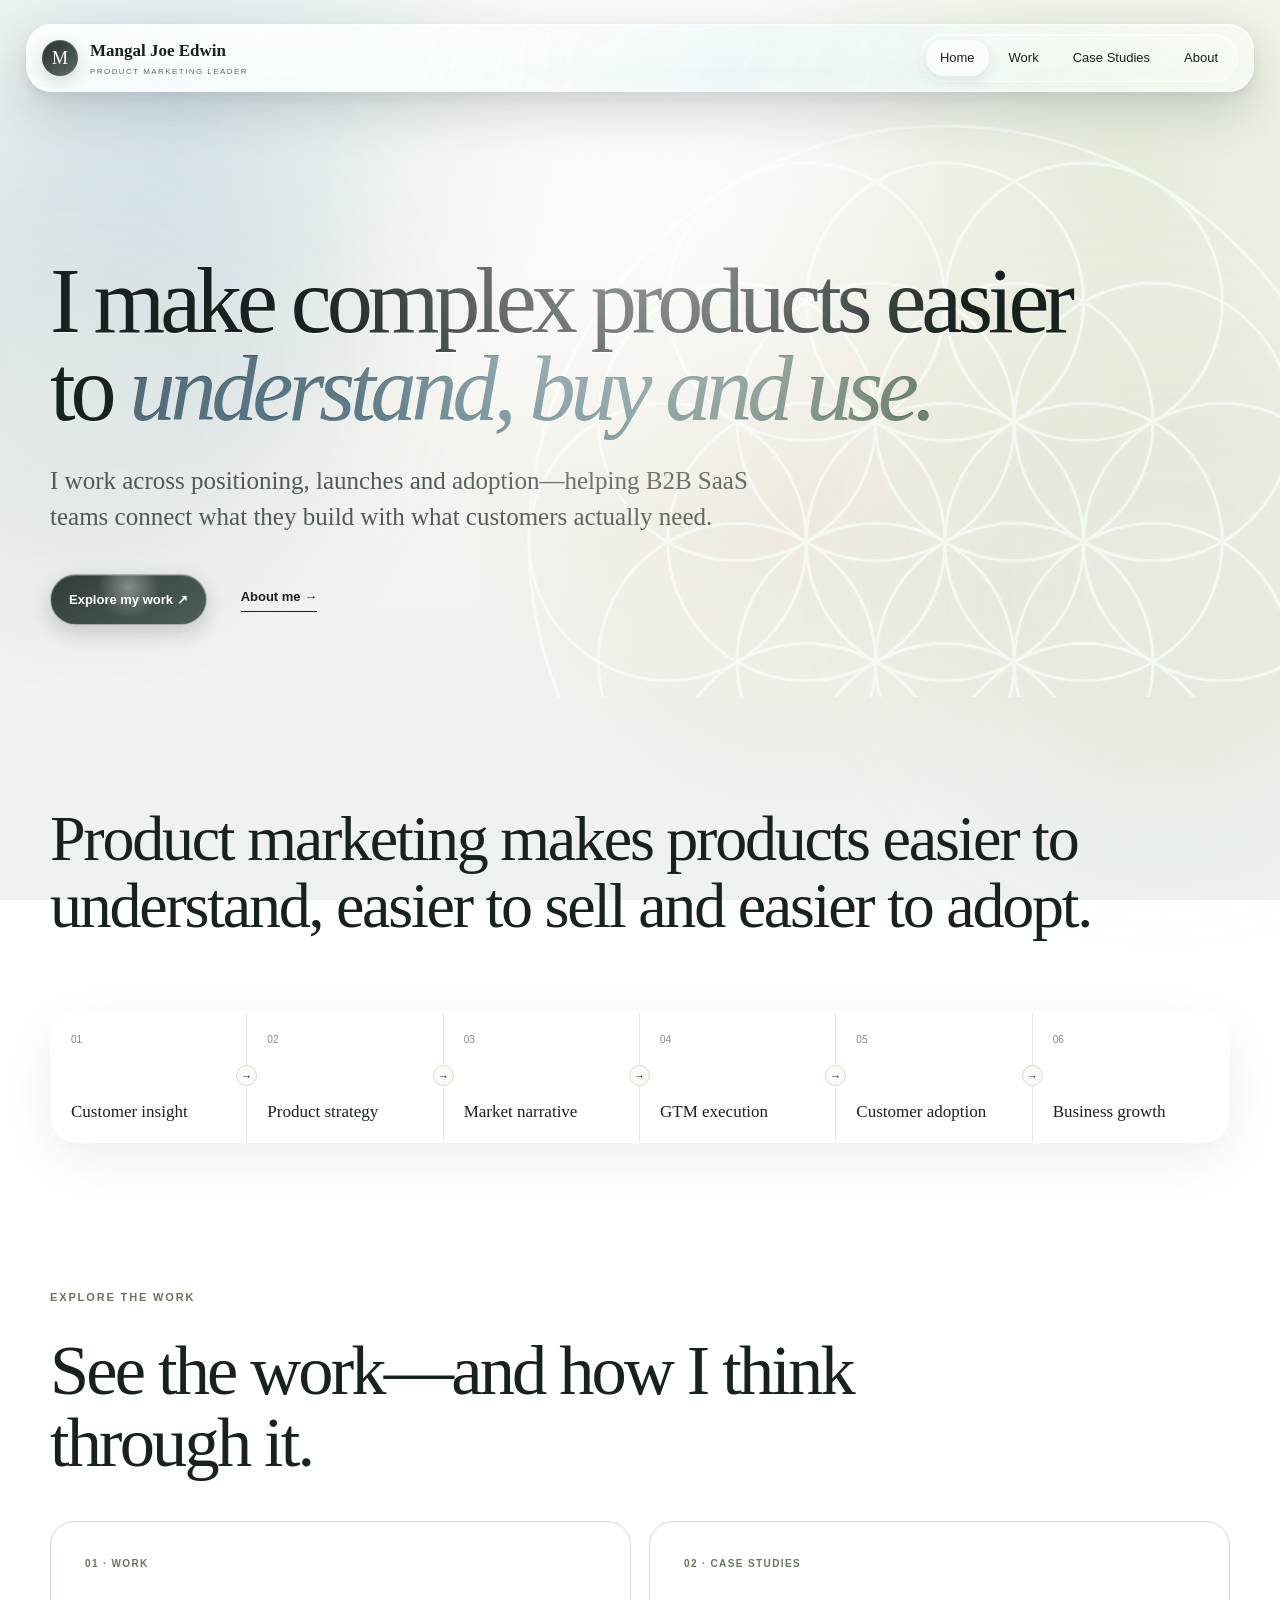
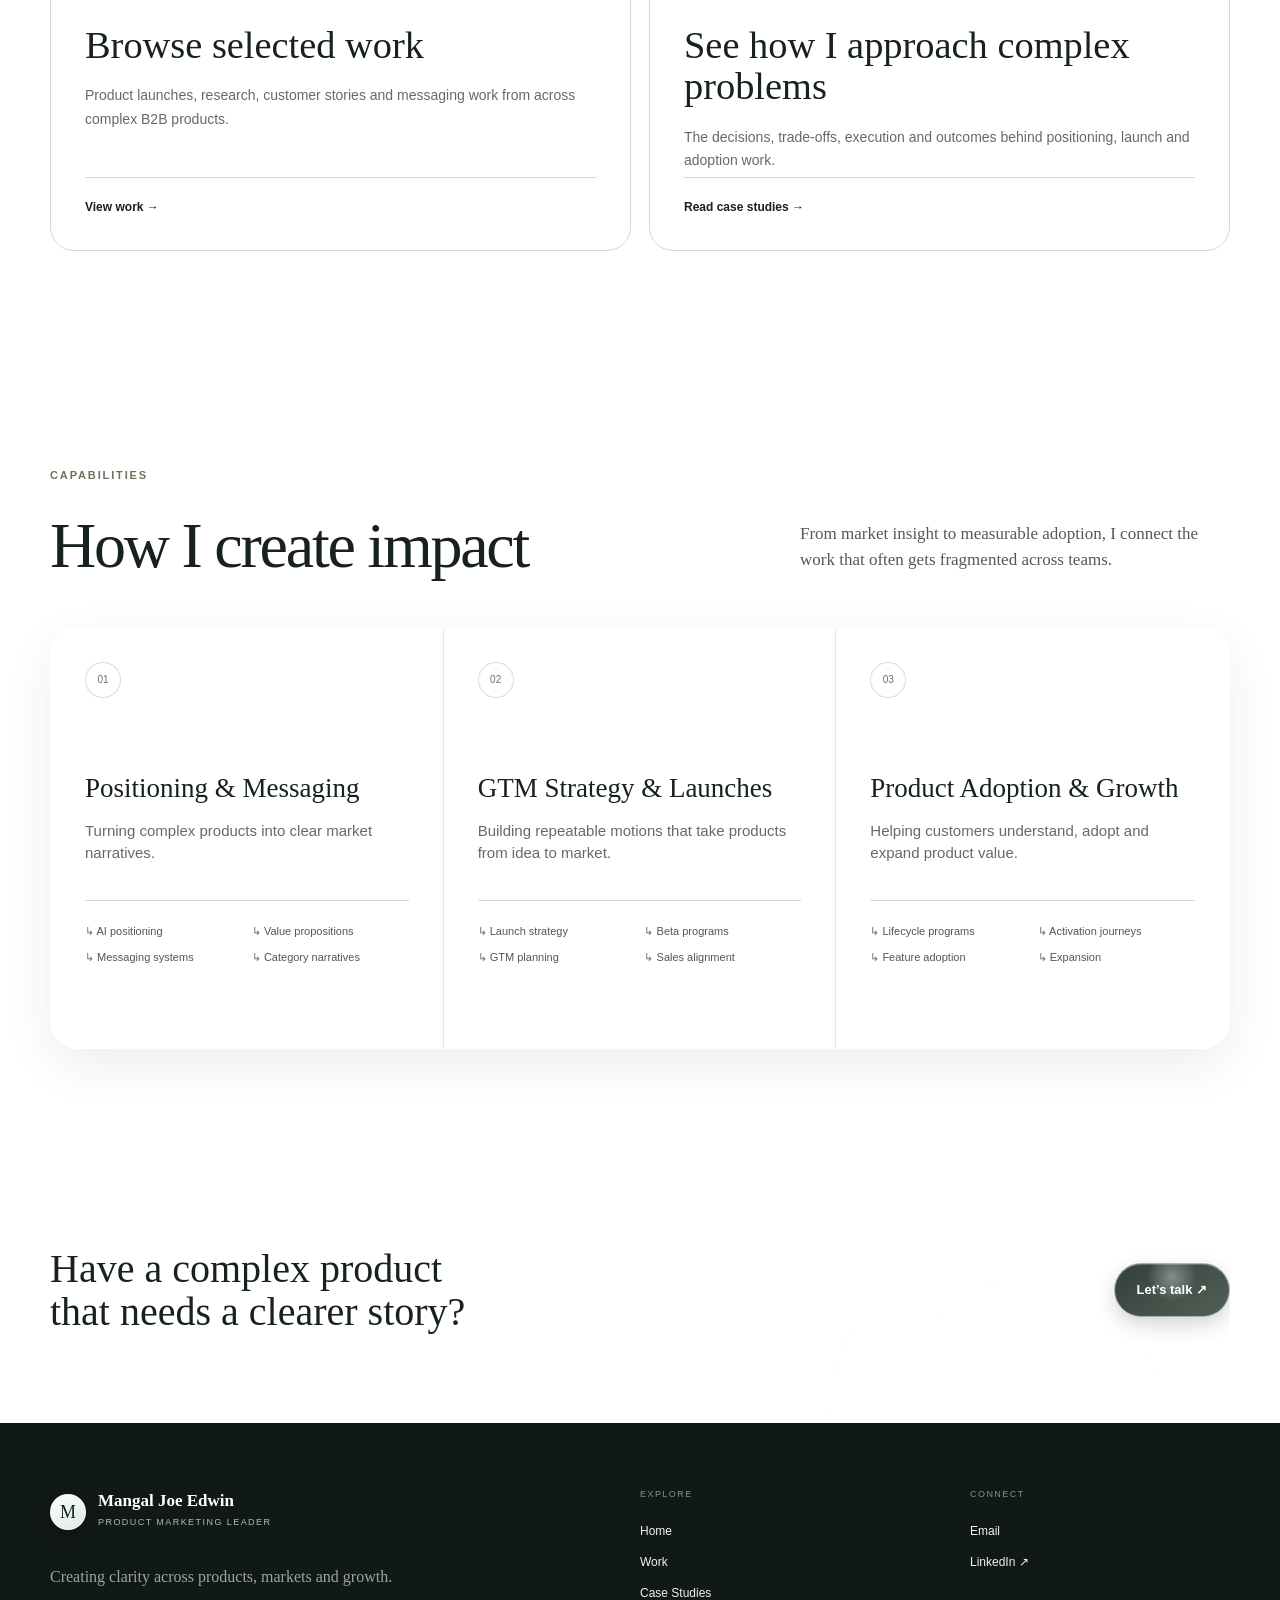
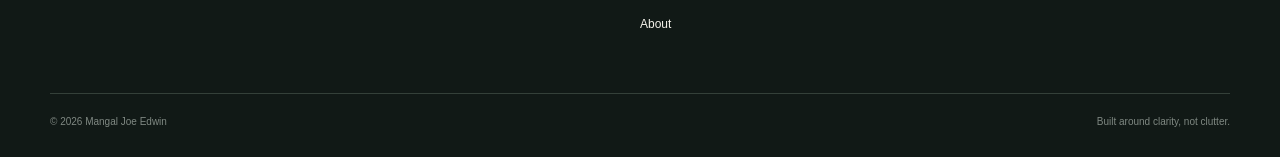
<file: index.html>
<!doctype html><html lang="en"><head><meta charset="utf-8"><meta name="viewport" content="width=device-width,initial-scale=1"><title>Mangal Joe Edwin | Product Marketing Leader</title><meta name="description" content="Product marketing leader for complex B2B SaaS and AI products."><link rel="icon" href="favicon.ico" sizes="any"><link rel="icon" type="image/png" sizes="32x32" href="favicon-32x32.png"><link rel="icon" type="image/png" sizes="16x16" href="favicon-16x16.png"><link rel="stylesheet" href="assets/css/styles.css"><link rel="stylesheet" href="assets/css/liquid-glass.css?v=20260903-3"><link rel="stylesheet" href="assets/css/liquid-glass-refraction.css?v=20260903-3"><link rel="stylesheet" href="assets/css/sacred-geometry.css?v=20260903-8"><script defer src="assets/js/components.js?v=20261119-1"></script><script defer src="assets/js/site.js"></script><script defer src="assets/js/liquid-glass.js?v=20260903-2"></script></head><body><div data-header></div><main>
<section class="hero"><div class="hero-flower-wrap" aria-hidden="true"><svg class="hero-flower" viewBox="0 0 600 600"><g class="flower-rest"><circle cx="300" cy="300" r="80"/><circle cx="380" cy="300" r="80"/><circle cx="340" cy="369.282" r="80"/><circle cx="260" cy="369.282" r="80"/><circle cx="220" cy="300" r="80"/><circle cx="260" cy="230.718" r="80"/><circle cx="340" cy="230.718" r="80"/><circle cx="460" cy="300" r="80"/><circle cx="420" cy="369.282" r="80"/><circle cx="380" cy="438.564" r="80"/><circle cx="300" cy="438.564" r="80"/><circle cx="220" cy="438.564" r="80"/><circle cx="180" cy="369.282" r="80"/><circle cx="140" cy="300" r="80"/><circle cx="180" cy="230.718" r="80"/><circle cx="220" cy="161.436" r="80"/><circle cx="300" cy="161.436" r="80"/><circle cx="380" cy="161.436" r="80"/><circle cx="420" cy="230.718" r="80"/><circle cx="300" cy="300" r="240"/></g><g class="flower-lit"><circle cx="300" cy="300" r="80"/><circle cx="380" cy="300" r="80"/><circle cx="340" cy="369.282" r="80"/><circle cx="260" cy="369.282" r="80"/><circle cx="220" cy="300" r="80"/><circle cx="260" cy="230.718" r="80"/><circle cx="340" cy="230.718" r="80"/><circle cx="460" cy="300" r="80"/><circle cx="420" cy="369.282" r="80"/><circle cx="380" cy="438.564" r="80"/><circle cx="300" cy="438.564" r="80"/><circle cx="220" cy="438.564" r="80"/><circle cx="180" cy="369.282" r="80"/><circle cx="220" cy="161.436" r="80"/><circle cx="300" cy="161.436" r="80"/><circle cx="380" cy="161.436" r="80"/><circle cx="420" cy="230.718" r="80"/><circle cx="300" cy="300" r="240"/></g></svg></div><div class="wrap fade-up"><h1>I make complex products easier to <em>understand, buy and use.</em></h1><p class="hero-copy">I work across positioning, launches and adoption—helping B2B SaaS teams connect what they build with what customers actually need.</p><div class="hero-actions"><a class="button button-dark glass-surface" href="work.html">Explore my work ↗</a><a class="text-link" href="about.html">About me →</a></div></div></section>
<section class="section belief"><div class="wrap"><div class="belief-grid belief-grid-wide"><h2>Product marketing makes products easier to understand, easier to sell and easier to adopt.</h2></div><div class="clarity-flow" aria-label="Product marketing value chain"><div class="flow-step"><span>01</span><b>Customer insight</b><i>→</i></div><div class="flow-step"><span>02</span><b>Product strategy</b><i>→</i></div><div class="flow-step"><span>03</span><b>Market narrative</b><i>→</i></div><div class="flow-step"><span>04</span><b>GTM execution</b><i>→</i></div><div class="flow-step"><span>05</span><b>Customer adoption</b><i>→</i></div><div class="flow-step"><span>06</span><b>Business growth</b></div></div></div></section>
<section class="section explore-paths"><div class="wrap"><div class="explore-paths-intro"><div class="section-kicker">EXPLORE THE WORK</div><h2>See the work—and how I think through it.</h2></div><div class="explore-paths-grid"><a class="explore-path glass-surface" href="work.html"><span>01 · WORK</span><h3>Browse selected work</h3><p>Product launches, research, customer stories and messaging work from across complex B2B products.</p><b>View work →</b></a><a class="explore-path glass-surface" href="case-studies.html"><span>02 · CASE STUDIES</span><h3>See how I approach complex problems</h3><p>The decisions, trade-offs, execution and outcomes behind positioning, launch and adoption work.</p><b>Read case studies →</b></a></div></div></section><section class="section"><div class="wrap"><div class="section-head"><div><div class="section-kicker">CAPABILITIES</div><h2>How I create impact</h2></div><p>From market insight to measurable adoption, I connect the work that often gets fragmented across teams.</p></div><div class="capability-grid"><article class="capability-card"><span class="card-number">01</span><h3>Positioning &amp; Messaging</h3><p>Turning complex products into clear market narratives.</p><ul><li>AI positioning</li><li>Value propositions</li><li>Messaging systems</li><li>Category narratives</li></ul></article><article class="capability-card"><span class="card-number">02</span><h3>GTM Strategy &amp; Launches</h3><p>Building repeatable motions that take products from idea to market.</p><ul><li>Launch strategy</li><li>Beta programs</li><li>GTM planning</li><li>Sales alignment</li></ul></article><article class="capability-card"><span class="card-number">03</span><h3>Product Adoption &amp; Growth</h3><p>Helping customers understand, adopt and expand product value.</p><ul><li>Lifecycle programs</li><li>Activation journeys</li><li>Feature adoption</li><li>Expansion</li></ul></article></div></div></section><div class="wrap closing"><p>Have a complex product<br>that needs a clearer story?</p><a class="button button-dark glass-surface" href="mailto:mangal.joe.edwin@gmail.com">Let’s talk ↗</a></div></main><div data-footer></div></body></html>
</file>
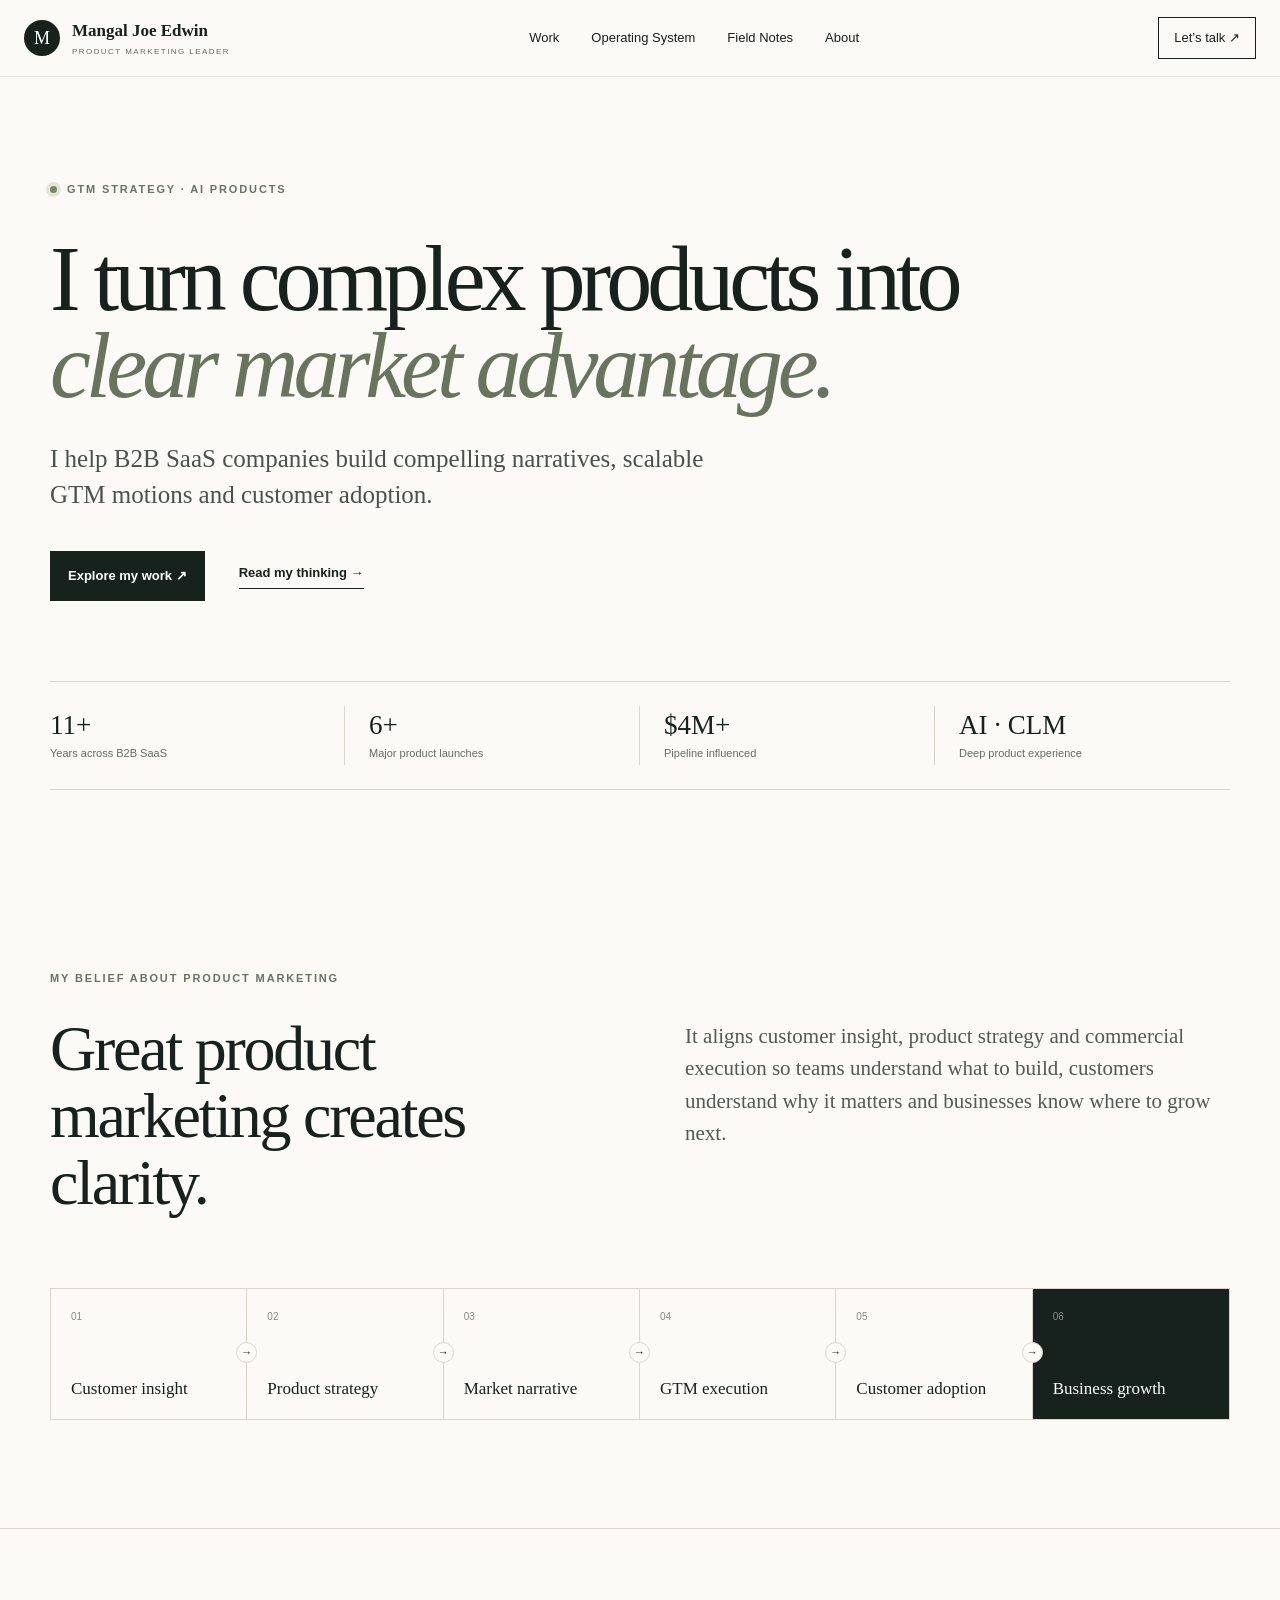
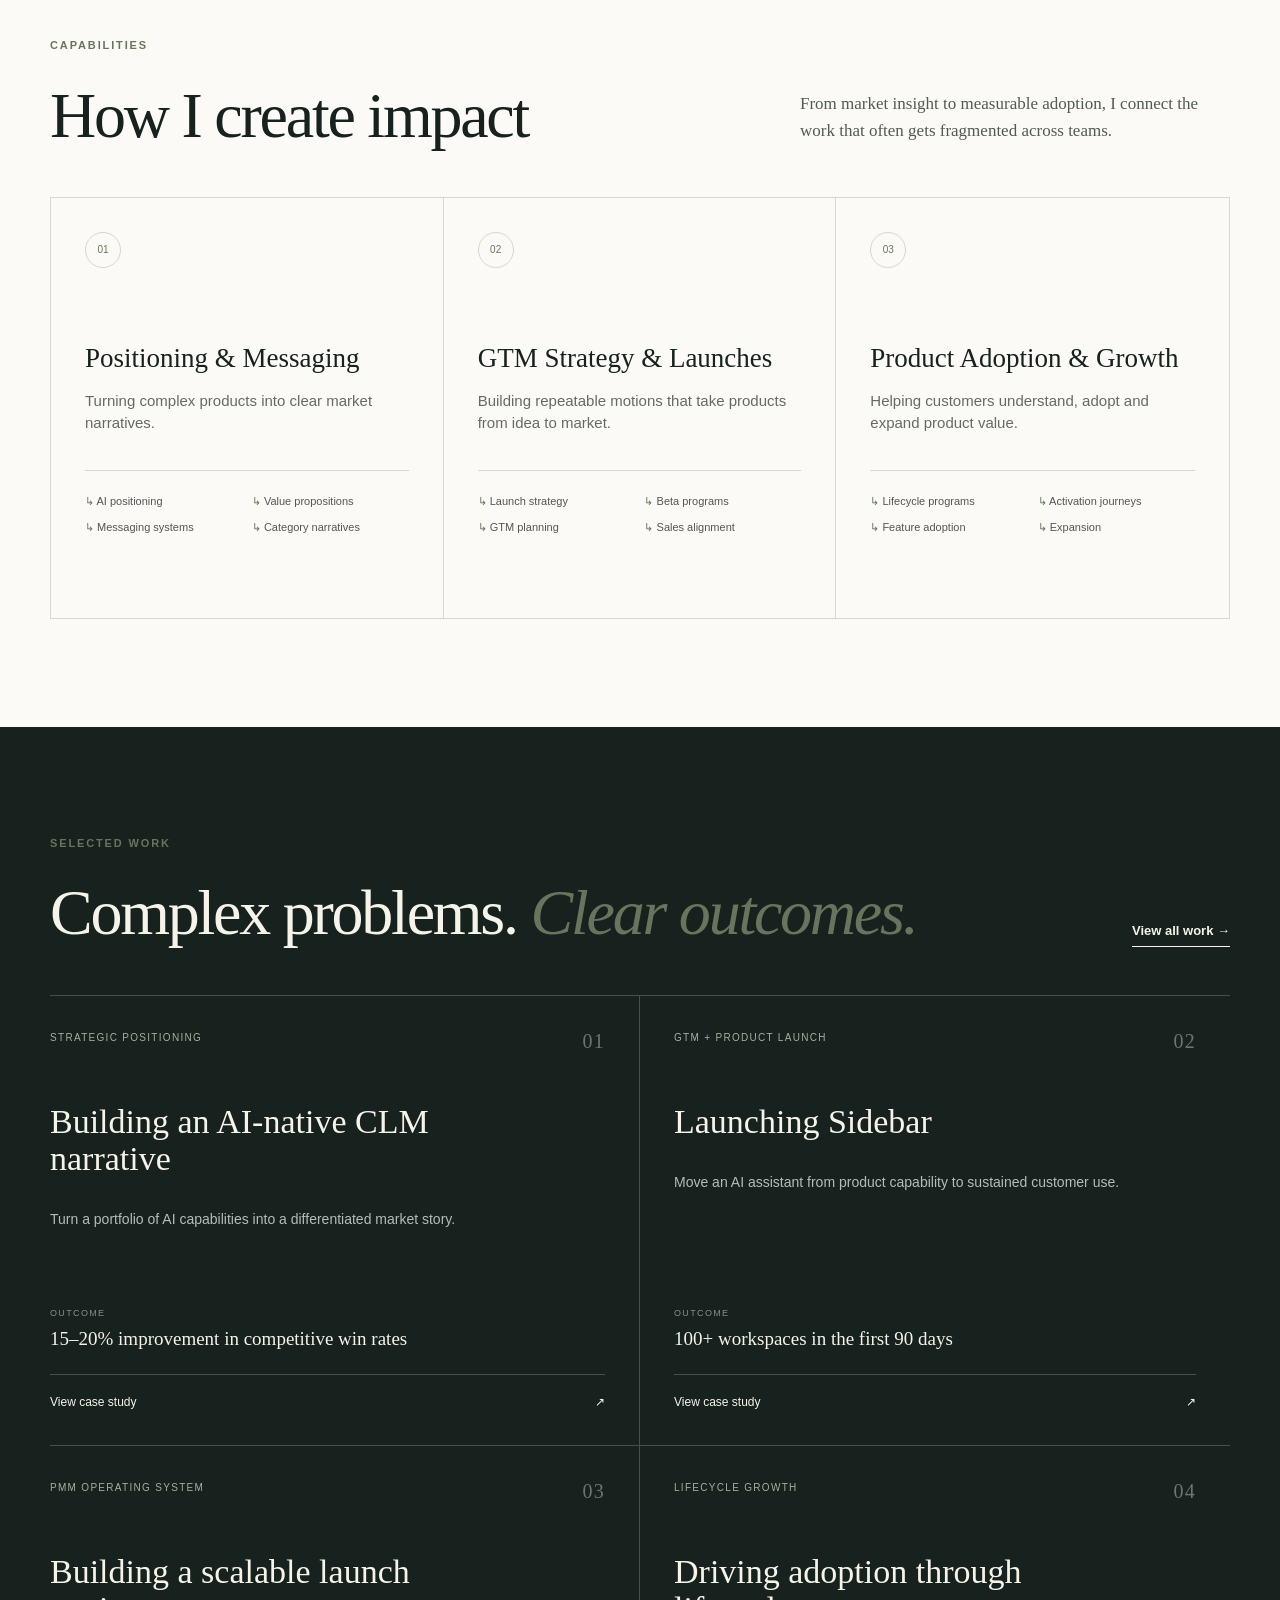
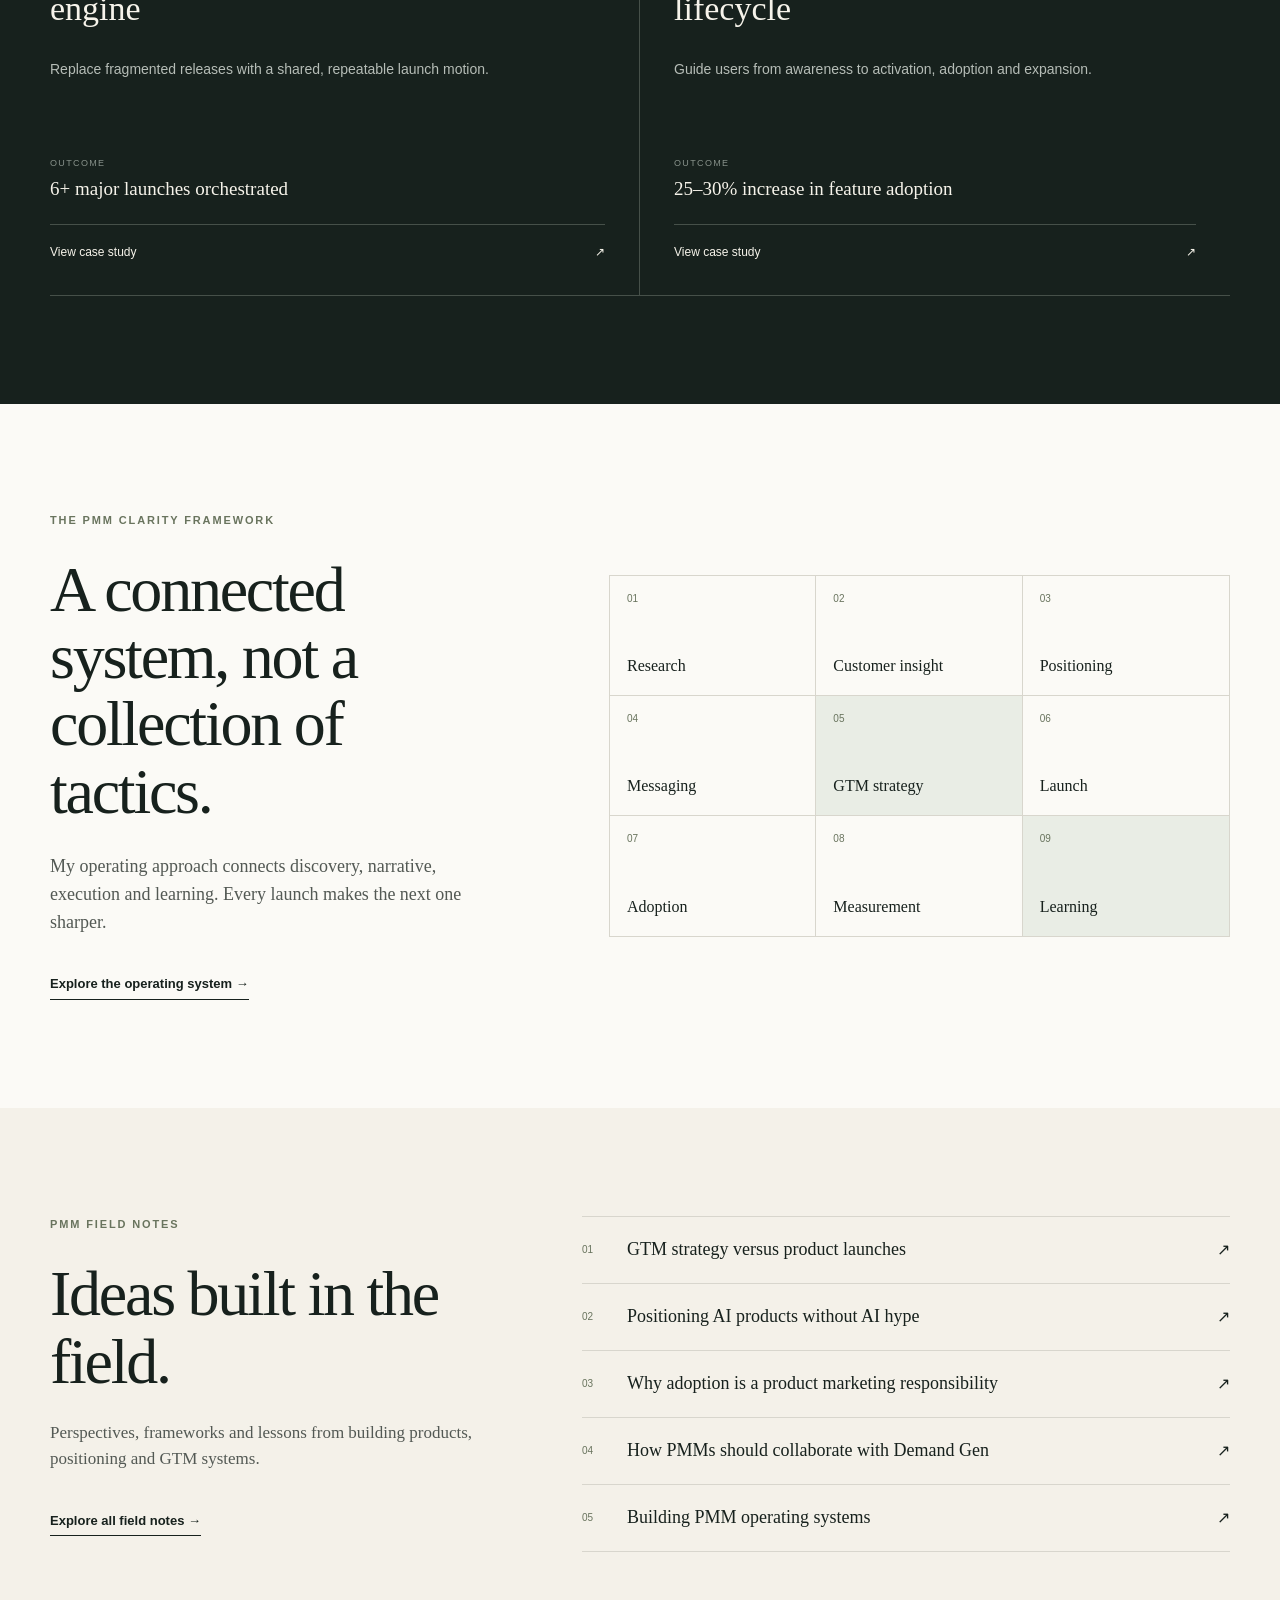
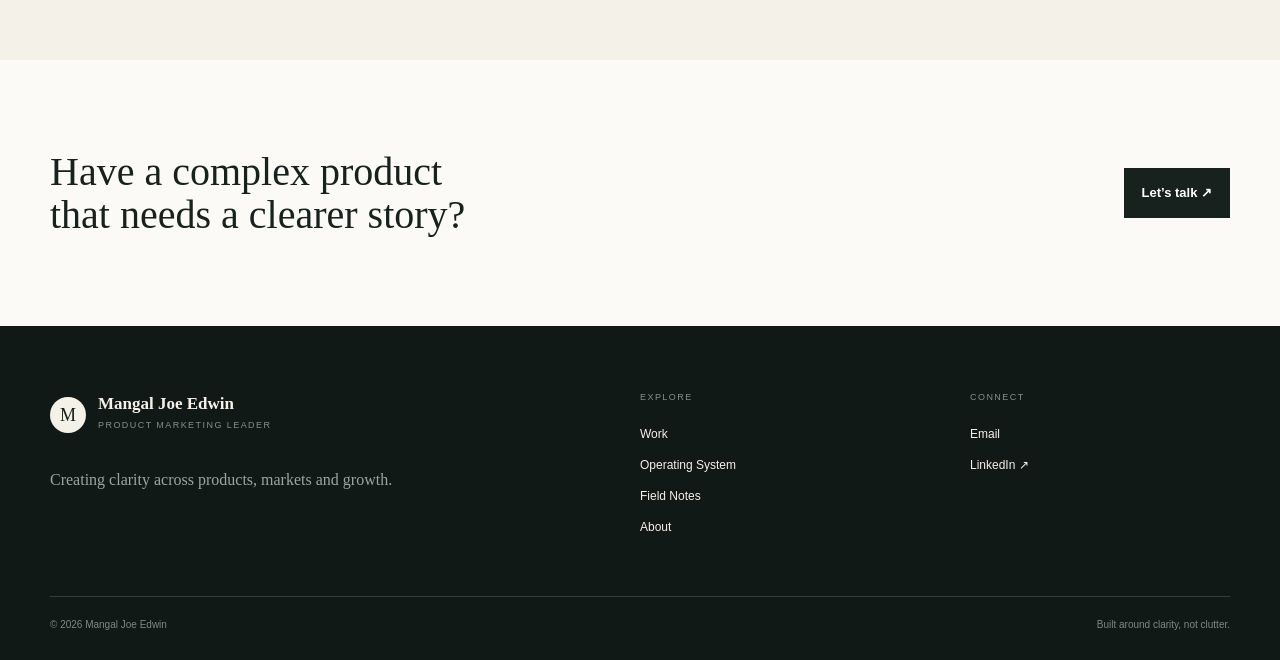
<file: outputs/mangal-portfolio-github/index.html>
<!doctype html><html lang="en"><head><meta charset="utf-8"><meta name="viewport" content="width=device-width,initial-scale=1"><title>Mangal Joe Edwin | Product Marketing Leader</title><meta name="description" content="Product marketing leader for complex B2B SaaS and AI products."><link rel="stylesheet" href="assets/css/styles.css"><script defer src="assets/js/components.js"></script><script defer src="assets/js/site.js"></script></head><body><div data-header></div><main>
<section class="hero"><div class="wrap fade-up"><div class="eyebrow"><i class="status-dot"></i>GTM Strategy · AI Products</div><h1>I turn complex products into <em>clear market advantage.</em></h1><p class="hero-copy">I help B2B SaaS companies build compelling narratives, scalable GTM motions and customer adoption.</p><div class="hero-actions"><a class="button button-dark" href="work.html">Explore my work ↗</a><a class="text-link" href="writing.html">Read my thinking →</a></div><div class="hero-proof" aria-label="Experience summary"><div><strong>11+</strong><span>Years across B2B SaaS</span></div><div><strong>6+</strong><span>Major product launches</span></div><div><strong>$4M+</strong><span>Pipeline influenced</span></div><div><strong>AI · CLM</strong><span>Deep product experience</span></div></div></div></section>
<section class="section belief"><div class="wrap"><div class="section-kicker">MY BELIEF ABOUT PRODUCT MARKETING</div><div class="belief-grid"><h2>Great product marketing creates clarity.</h2><p>It aligns customer insight, product strategy and commercial execution so teams understand what to build, customers understand why it matters and businesses know where to grow next.</p></div><div class="clarity-flow" aria-label="Product marketing value chain"><div class="flow-step"><span>01</span><b>Customer insight</b><i>→</i></div><div class="flow-step"><span>02</span><b>Product strategy</b><i>→</i></div><div class="flow-step"><span>03</span><b>Market narrative</b><i>→</i></div><div class="flow-step"><span>04</span><b>GTM execution</b><i>→</i></div><div class="flow-step"><span>05</span><b>Customer adoption</b><i>→</i></div><div class="flow-step"><span>06</span><b>Business growth</b></div></div></div></section>
<section class="section"><div class="wrap"><div class="section-head"><div><div class="section-kicker">CAPABILITIES</div><h2>How I create impact</h2></div><p>From market insight to measurable adoption, I connect the work that often gets fragmented across teams.</p></div><div class="capability-grid"><article class="capability-card"><span class="card-number">01</span><h3>Positioning &amp; Messaging</h3><p>Turning complex products into clear market narratives.</p><ul><li>AI positioning</li><li>Value propositions</li><li>Messaging systems</li><li>Category narratives</li></ul></article><article class="capability-card"><span class="card-number">02</span><h3>GTM Strategy &amp; Launches</h3><p>Building repeatable motions that take products from idea to market.</p><ul><li>Launch strategy</li><li>Beta programs</li><li>GTM planning</li><li>Sales alignment</li></ul></article><article class="capability-card"><span class="card-number">03</span><h3>Product Adoption &amp; Growth</h3><p>Helping customers understand, adopt and expand product value.</p><ul><li>Lifecycle programs</li><li>Activation journeys</li><li>Feature adoption</li><li>Expansion</li></ul></article></div></div></section>
<section class="section work-section"><div class="wrap"><div class="section-head"><div><div class="section-kicker">SELECTED WORK</div><h2>Complex problems. <em>Clear outcomes.</em></h2></div><a class="text-link light" href="work.html">View all work →</a></div><div class="work-grid"><a class="work-card" href="work.html#ai-narrative"><div class="work-card-top"><span>STRATEGIC POSITIONING</span><b>01</b></div><h3>Building an AI-native CLM narrative</h3><p>Turn a portfolio of AI capabilities into a differentiated market story.</p><div class="outcome"><small>OUTCOME</small><strong>15–20% improvement in competitive win rates</strong></div><div class="card-cta">View case study <span>↗</span></div></a><a class="work-card" href="work.html#sidebar"><div class="work-card-top"><span>GTM + PRODUCT LAUNCH</span><b>02</b></div><h3>Launching Sidebar</h3><p>Move an AI assistant from product capability to sustained customer use.</p><div class="outcome"><small>OUTCOME</small><strong>100+ workspaces in the first 90 days</strong></div><div class="card-cta">View case study <span>↗</span></div></a><a class="work-card" href="work.html#launch-engine"><div class="work-card-top"><span>PMM OPERATING SYSTEM</span><b>03</b></div><h3>Building a scalable launch engine</h3><p>Replace fragmented releases with a shared, repeatable launch motion.</p><div class="outcome"><small>OUTCOME</small><strong>6+ major launches orchestrated</strong></div><div class="card-cta">View case study <span>↗</span></div></a><a class="work-card" href="work.html#lifecycle"><div class="work-card-top"><span>LIFECYCLE GROWTH</span><b>04</b></div><h3>Driving adoption through lifecycle</h3><p>Guide users from awareness to activation, adoption and expansion.</p><div class="outcome"><small>OUTCOME</small><strong>25–30% increase in feature adoption</strong></div><div class="card-cta">View case study <span>↗</span></div></a></div></div></section>
<section class="section"><div class="wrap system-preview"><div class="system-copy"><div class="section-kicker">THE PMM CLARITY FRAMEWORK</div><h2>A connected system, not a collection of tactics.</h2><p>My operating approach connects discovery, narrative, execution and learning. Every launch makes the next one sharper.</p><a class="text-link" href="operating-system.html">Explore the operating system →</a></div><div class="system-map"><div class="system-node"><span>01</span>Research</div><div class="system-node"><span>02</span>Customer insight</div><div class="system-node"><span>03</span>Positioning</div><div class="system-node"><span>04</span>Messaging</div><div class="system-node"><span>05</span>GTM strategy</div><div class="system-node"><span>06</span>Launch</div><div class="system-node"><span>07</span>Adoption</div><div class="system-node"><span>08</span>Measurement</div><div class="system-node"><span>09</span>Learning</div></div></div></section>
<section class="section notes-section"><div class="wrap notes-grid"><div><div class="section-kicker">PMM FIELD NOTES</div><h2>Ideas built in the field.</h2><p>Perspectives, frameworks and lessons from building products, positioning and GTM systems.</p><a class="text-link" href="writing.html">Explore all field notes →</a></div><div class="note-list"><a href="writing.html"><span>01</span><b>GTM strategy versus product launches</b><i>↗</i></a><a href="writing.html"><span>02</span><b>Positioning AI products without AI hype</b><i>↗</i></a><a href="writing.html"><span>03</span><b>Why adoption is a product marketing responsibility</b><i>↗</i></a><a href="writing.html"><span>04</span><b>How PMMs should collaborate with Demand Gen</b><i>↗</i></a><a href="writing.html"><span>05</span><b>Building PMM operating systems</b><i>↗</i></a></div></div></section><div class="wrap closing"><p>Have a complex product<br>that needs a clearer story?</p><a class="button button-dark" href="contact.html">Let’s talk ↗</a></div></main><div data-footer></div></body></html>
</file>
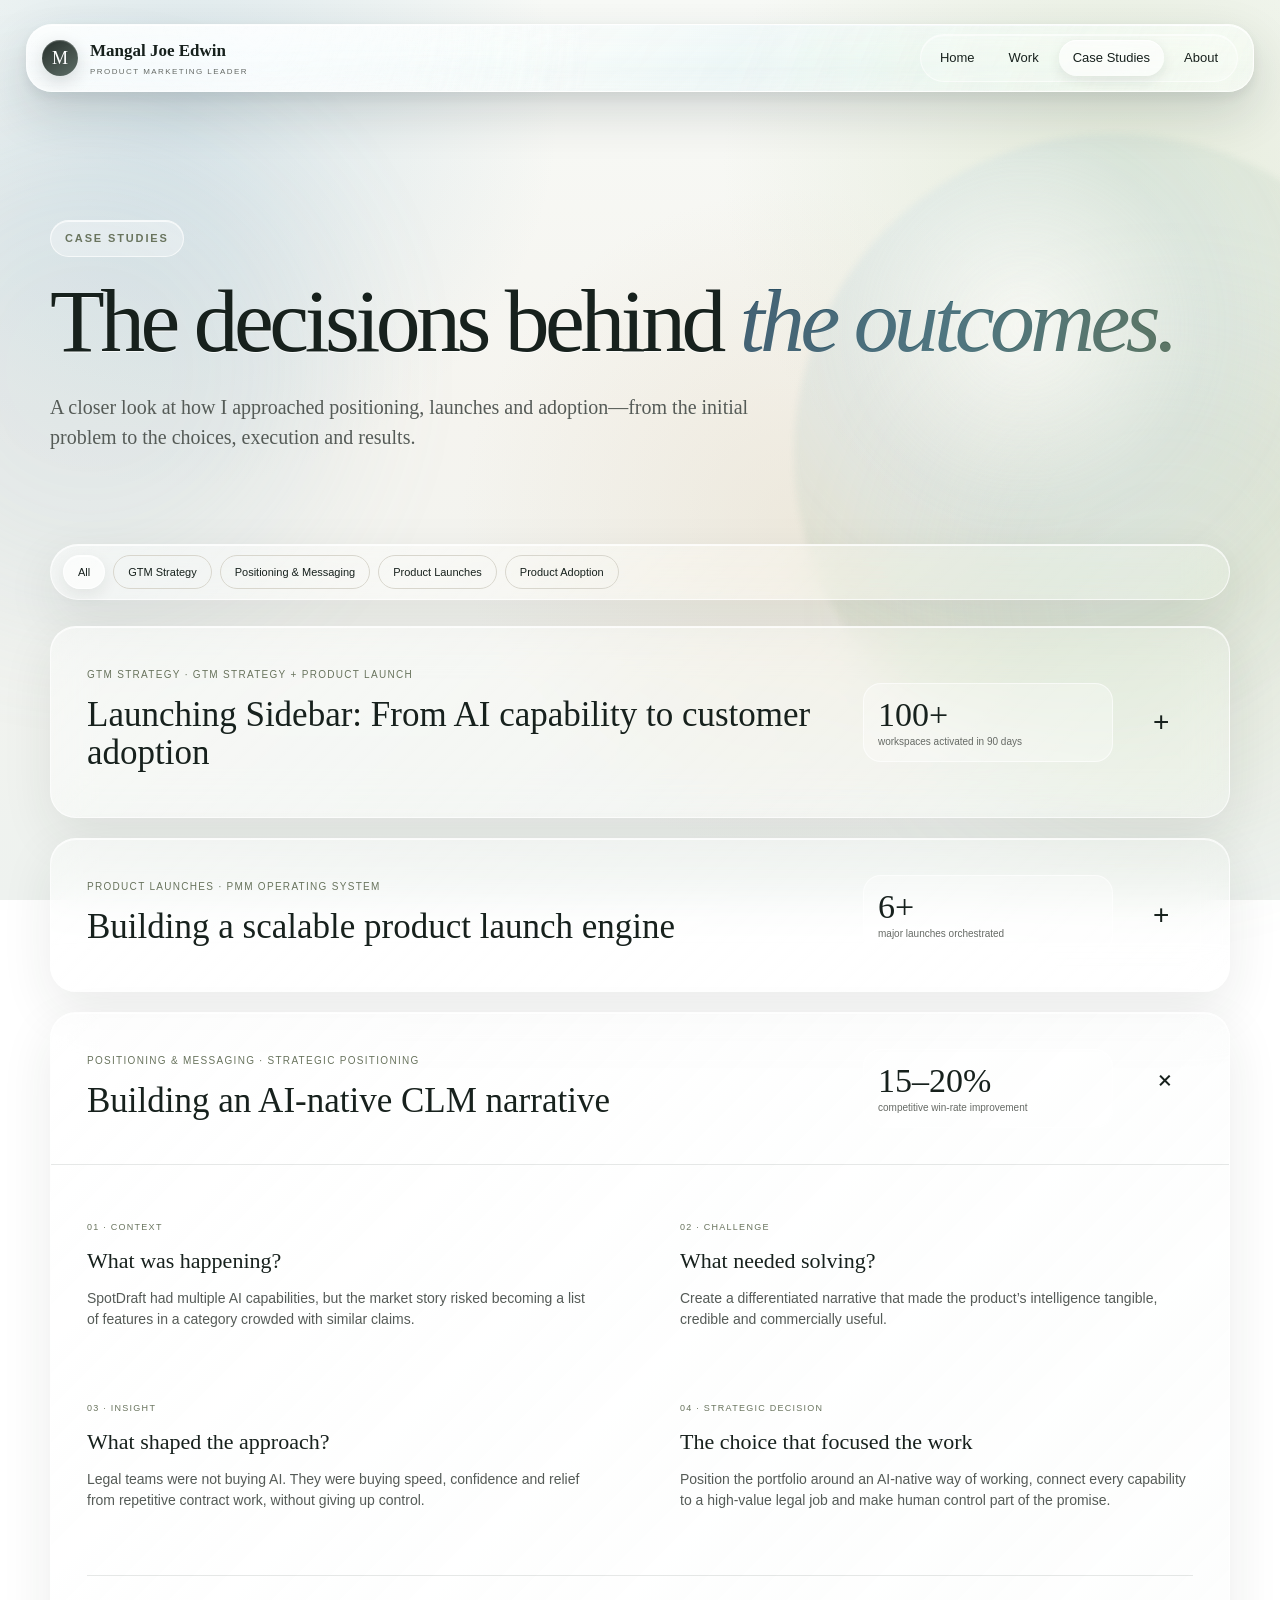
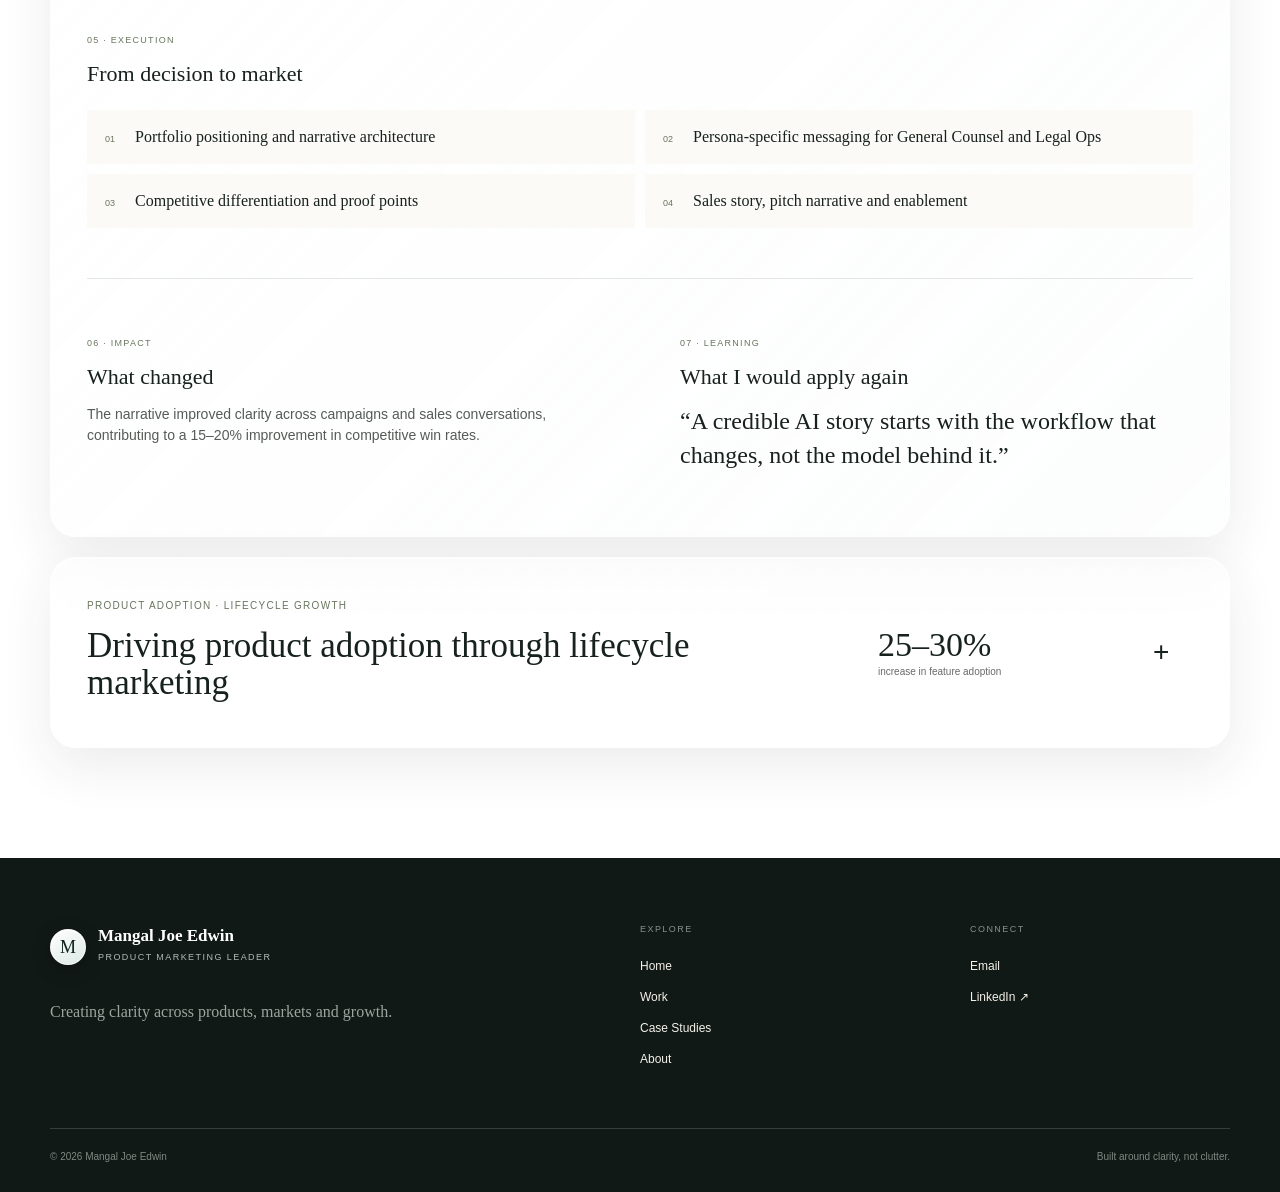
<file: case-studies.html>
<!doctype html><html lang="en"><head><meta charset="utf-8"><meta name="viewport" content="width=device-width,initial-scale=1"><title>Case Studies | Mangal Joe Edwin</title><meta name="description" content="Product marketing case studies across positioning, GTM, launches and adoption."><link rel="icon" href="favicon.ico" sizes="any"><link rel="icon" type="image/png" sizes="32x32" href="favicon-32x32.png"><link rel="icon" type="image/png" sizes="16x16" href="favicon-16x16.png"><link rel="stylesheet" href="assets/css/styles.css"><script defer src="assets/js/components.js?v=20261119-1"></script><script defer src="assets/js/site.js"></script></head><body><div data-header></div><main class="inner-page"><section class="page-hero wrap fade-up"><div class="eyebrow">CASE STUDIES</div><h1>The decisions behind <em>the outcomes.</em></h1><p>A closer look at how I approached positioning, launches and adoption—from the initial problem to the choices, execution and results.</p></section><div class="wrap filter-bar" aria-label="Filter case studies" data-filter data-targets=".case-study"><button class="active" data-kind="All">All</button><button data-kind="GTM Strategy">GTM Strategy</button><button data-kind="Positioning &amp; Messaging">Positioning &amp; Messaging</button><button data-kind="Product Launches">Product Launches</button><button data-kind="Product Adoption">Product Adoption</button></div><section class="wrap case-list">
<details class="case-study" id="sidebar" data-kind="GTM Strategy"><summary><div><span>GTM Strategy · GTM strategy + product launch</span><h2>Launching Sidebar: From AI capability to customer adoption</h2></div><div class="case-metric"><strong>100+</strong><small>workspaces activated in 90 days</small></div><b class="expand">+</b></summary><div class="case-body"><a class="case-context-link" href="https://docs.google.com/document/d/10di_94dIsT8a1e49Dz0UpbcToWianLKZhj1LkAYRUC8/edit?tab=t.nw51fd4dzzn2" target="_blank" rel="noopener noreferrer"><span><small>FULL CASE STUDY · GOOGLE DOC</small><strong>Read the complete Sidebar GTM and messaging case study</strong></span><b>Open document ↗</b></a><div class="case-story"><div><small>01 · CONTEXT</small><h3>What was happening?</h3><p>Sidebar introduced an AI assistant directly into the contract workflow. Success required more than a launch moment. Users needed to understand when and why to use it.</p></div><div><small>02 · CHALLENGE</small><h3>What needed solving?</h3><p>Build demand, equip customer-facing teams and turn early access into repeat usage.</p></div><div><small>03 · INSIGHT</small><h3>What shaped the approach?</h3><p>The strongest adoption trigger was not a broad promise of productivity. It was showing users the specific moments where Sidebar removed a frustrating step.</p></div><div><small>04 · STRATEGIC DECISION</small><h3>The choice that focused the work</h3><p>Run a staged beta-to-GA motion that treated activation and adoption as part of launch strategy.</p></div></div><div class="execution"><small>05 · EXECUTION</small><h3>From decision to market</h3><div><span><i>01</i>Beta recruitment and feedback program</span><span><i>02</i>Value proposition and launch brief</span><span><i>03</i>Sales and CS enablement</span><span><i>04</i>Email, in-app and first-use adoption journeys</span></div></div><div class="impact-learning"><div><small>06 · IMPACT</small><h3>What changed</h3><p>More than 100 workspaces adopted Sidebar in its first 90 days, with the launch contributing to expansion revenue and a broader $4M+ launch portfolio pipeline.</p></div><div><small>07 · LEARNING</small><h3>What I would apply again</h3><blockquote>“For AI products, the first successful prompt is part of the GTM experience.”</blockquote></div></div></div></details>
<details class="case-study" id="launch-engine" data-kind="Product Launches"><summary><div><span>Product Launches · PMM operating system</span><h2>Building a scalable product launch engine</h2></div><div class="case-metric"><strong>6+</strong><small>major launches orchestrated</small></div><b class="expand">+</b></summary><div class="case-body"><a class="case-context-link" href="https://docs.google.com/document/d/10di_94dIsT8a1e49Dz0UpbcToWianLKZhj1LkAYRUC8/edit?tab=t.0" target="_blank" rel="noopener noreferrer"><span><small>FULL CASE STUDY · GOOGLE DOC</small><strong>Read the complete Sidebar launch case study</strong></span><b>Open document ↗</b></a><div class="case-story"><div><small>01 · CONTEXT</small><h3>What was happening?</h3><p>A growing product roadmap meant releases varied widely in strategic importance, audience and readiness. A single launch playbook could not serve every release.</p></div><div><small>02 · CHALLENGE</small><h3>What needed solving?</h3><p>Create enough consistency to align teams without adding process for its own sake.</p></div><div><small>03 · INSIGHT</small><h3>What shaped the approach?</h3><p>The bottleneck was not asset production. It was early agreement on launch stakes, audience, evidence and ownership.</p></div><div><small>04 · STRATEGIC DECISION</small><h3>The choice that focused the work</h3><p>Introduce launch tiers, shared briefs, release calendars and channel plans that scaled effort to commercial importance.</p></div></div><div class="execution"><small>05 · EXECUTION</small><h3>From decision to market</h3><div><span><i>01</i>Tier 1, 2 and 3 launch model</span><span><i>02</i>Cross-functional launch brief and RACI</span><span><i>03</i>Beta-to-GA planning templates</span><span><i>04</i>Central release calendar and retrospectives</span></div></div><div class="impact-learning"><div><small>06 · IMPACT</small><h3>What changed</h3><p>The system supported 6+ major launches including Sidebar, Contract Analytics, Legal Hub, Smart Data Capture, Clickthrough and Microsoft Word integrations.</p></div><div><small>07 · LEARNING</small><h3>What I would apply again</h3><blockquote>“A launch system creates speed by forcing the right decisions early.”</blockquote></div></div></div></details>
<details class="case-study" id="ai-narrative" data-kind="Positioning &amp; Messaging" open><summary><div><span>Positioning &amp; Messaging · Strategic positioning</span><h2>Building an AI-native CLM narrative</h2></div><div class="case-metric"><strong>15–20%</strong><small>competitive win-rate improvement</small></div><b class="expand">+</b></summary><div class="case-body"><div class="case-story"><div><small>01 · CONTEXT</small><h3>What was happening?</h3><p>SpotDraft had multiple AI capabilities, but the market story risked becoming a list of features in a category crowded with similar claims.</p></div><div><small>02 · CHALLENGE</small><h3>What needed solving?</h3><p>Create a differentiated narrative that made the product’s intelligence tangible, credible and commercially useful.</p></div><div><small>03 · INSIGHT</small><h3>What shaped the approach?</h3><p>Legal teams were not buying AI. They were buying speed, confidence and relief from repetitive contract work, without giving up control.</p></div><div><small>04 · STRATEGIC DECISION</small><h3>The choice that focused the work</h3><p>Position the portfolio around an AI-native way of working, connect every capability to a high-value legal job and make human control part of the promise.</p></div></div><div class="execution"><small>05 · EXECUTION</small><h3>From decision to market</h3><div><span><i>01</i>Portfolio positioning and narrative architecture</span><span><i>02</i>Persona-specific messaging for General Counsel and Legal Ops</span><span><i>03</i>Competitive differentiation and proof points</span><span><i>04</i>Sales story, pitch narrative and enablement</span></div></div><div class="impact-learning"><div><small>06 · IMPACT</small><h3>What changed</h3><p>The narrative improved clarity across campaigns and sales conversations, contributing to a 15–20% improvement in competitive win rates.</p></div><div><small>07 · LEARNING</small><h3>What I would apply again</h3><blockquote>“A credible AI story starts with the workflow that changes, not the model behind it.”</blockquote></div></div></div></details>
<details class="case-study" id="lifecycle" data-kind="Product Adoption"><summary><div><span>Product Adoption · Lifecycle growth</span><h2>Driving product adoption through lifecycle marketing</h2></div><div class="case-metric"><strong>25–30%</strong><small>increase in feature adoption</small></div><b class="expand">+</b></summary><div class="case-body"><div class="case-story"><div><small>01 · CONTEXT</small><h3>What was happening?</h3><p>Customers could buy product value long before every user discovered or adopted it. Product communication was episodic rather than journey-led.</p></div><div><small>02 · CHALLENGE</small><h3>What needed solving?</h3><p>Connect onboarding, activation, feature discovery and expansion into measurable customer journeys.</p></div><div><small>03 · INSIGHT</small><h3>What shaped the approach?</h3><p>Users needed different proof and guidance based on role, product maturity and behavior. One newsletter could not do the work of lifecycle marketing.</p></div><div><small>04 · STRATEGIC DECISION</small><h3>The choice that focused the work</h3><p>Build segmented journeys around moments of value, combining behavioral signals with email and in-product guidance.</p></div></div><div class="execution"><small>05 · EXECUTION</small><h3>From decision to market</h3><div><span><i>01</i>Journey maps and activation definitions</span><span><i>02</i>Behavior-based segmentation</span><span><i>03</i>Customer.io lifecycle campaigns</span><span><i>04</i>Chameleon in-app guidance and adoption reporting</span></div></div><div class="impact-learning"><div><small>06 · IMPACT</small><h3>What changed</h3><p>Lifecycle and GTM programs increased feature adoption by approximately 25–30% and reduced time-to-value by around 20%.</p></div><div><small>07 · LEARNING</small><h3>What I would apply again</h3><blockquote>“Adoption is where product promises become customer evidence.”</blockquote></div></div></div></details>
</section></main><div data-footer></div></body></html>
</file>
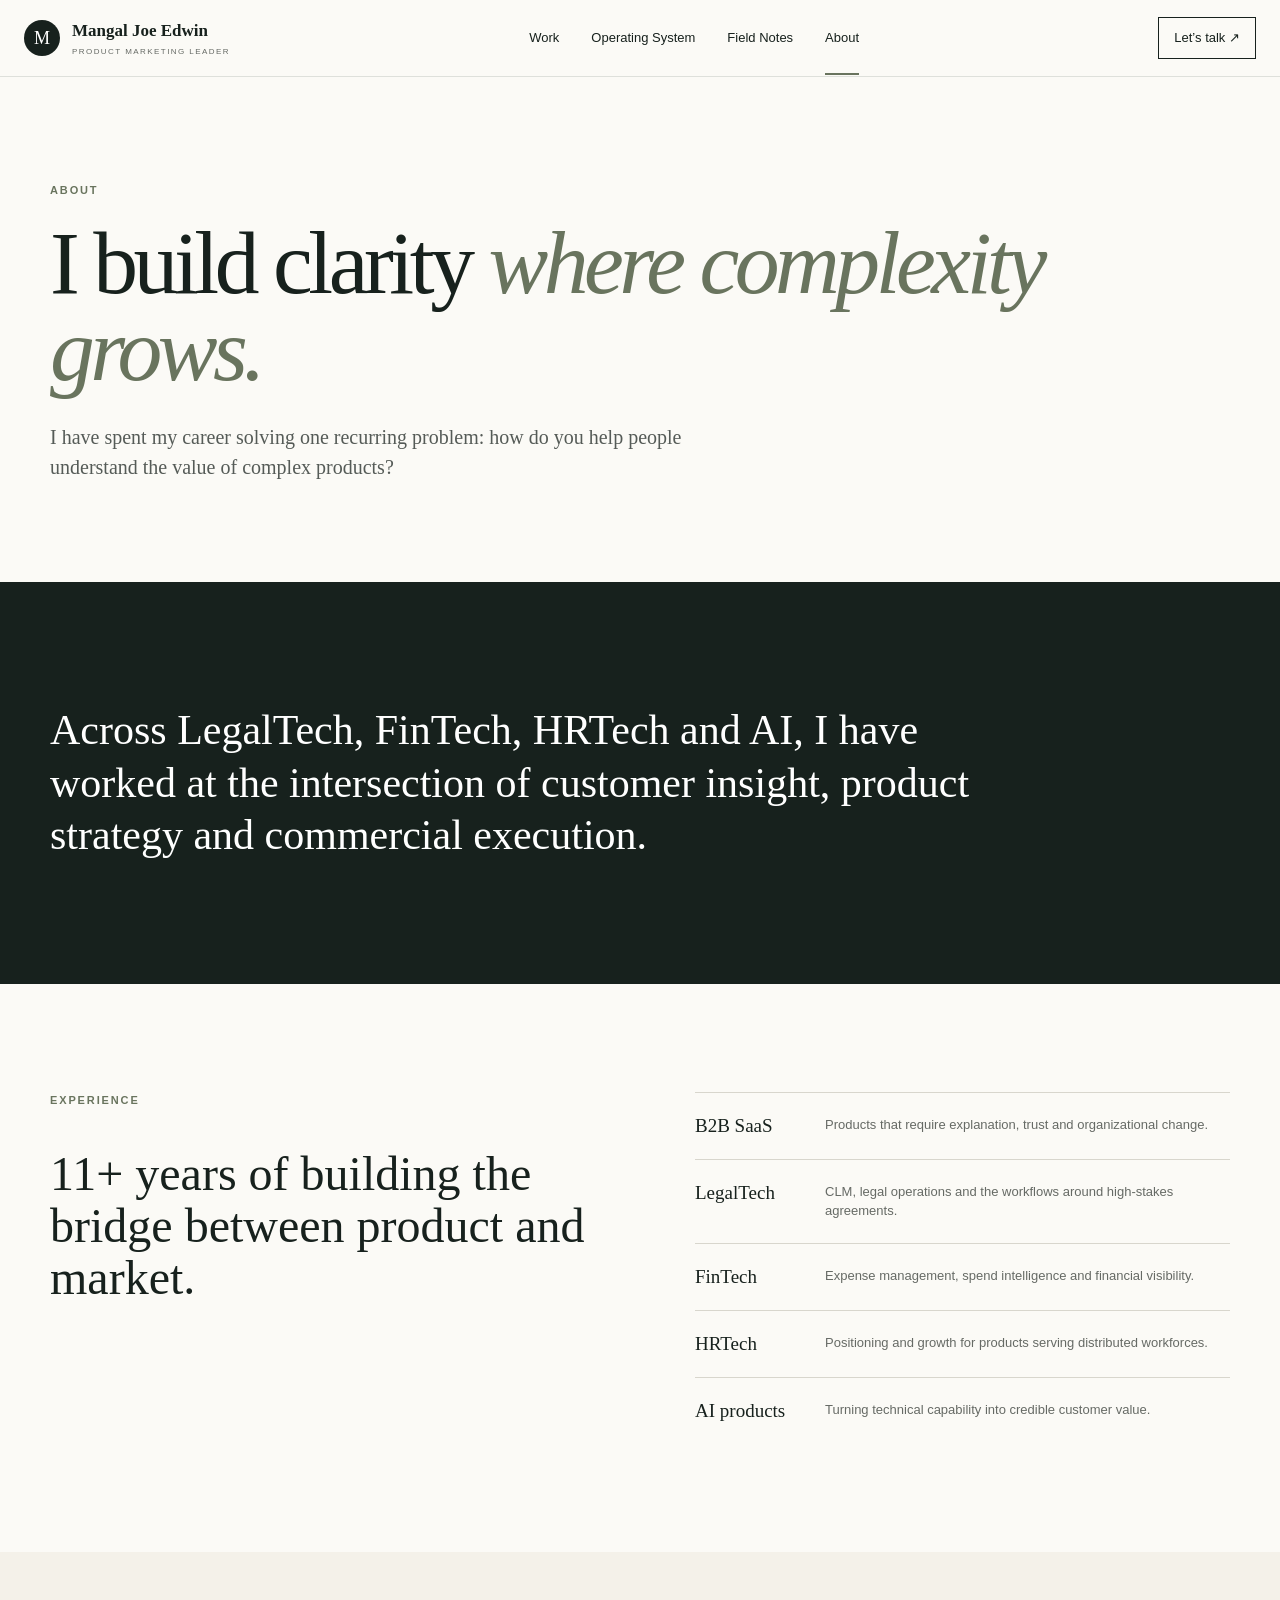
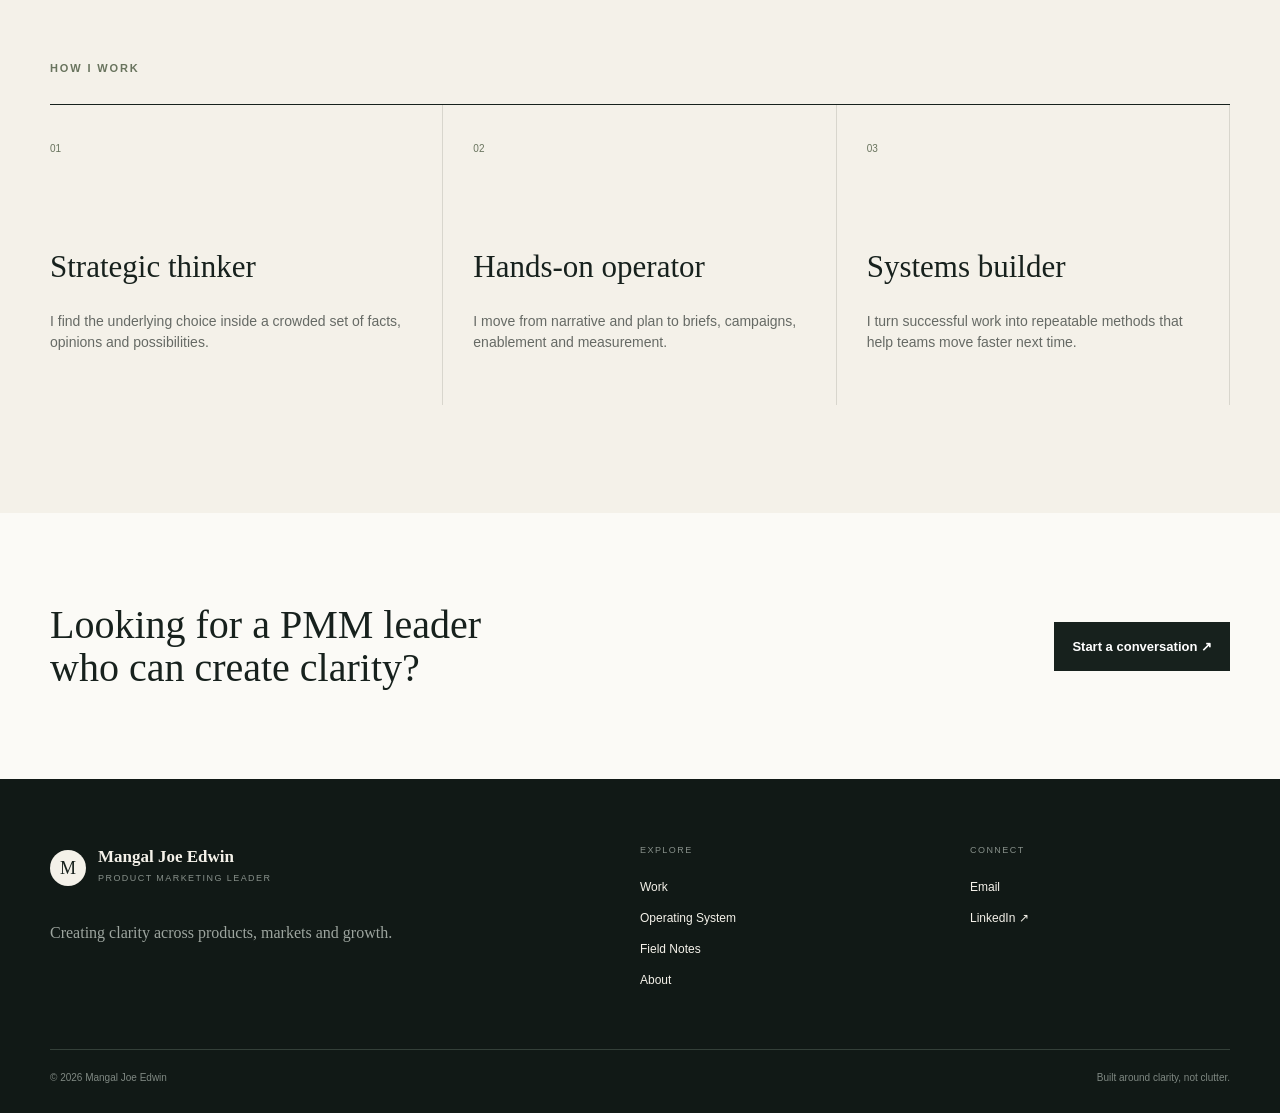
<file: outputs/mangal-portfolio-github/about.html>
<!doctype html><html lang="en"><head><meta charset="utf-8"><meta name="viewport" content="width=device-width,initial-scale=1"><title>About | Mangal Joe Edwin</title><link rel="stylesheet" href="assets/css/styles.css"><script defer src="assets/js/components.js"></script></head><body><div data-header></div><main class="inner-page"><section class="page-hero wrap fade-up"><div class="eyebrow">ABOUT</div><h1>I build clarity <em>where complexity grows.</em></h1><p>I have spent my career solving one recurring problem: how do you help people understand the value of complex products?</p></section><section class="about-statement"><div class="wrap"><p>Across LegalTech, FinTech, HRTech and AI, I have worked at the intersection of customer insight, product strategy and commercial execution.</p></div></section><section class="section"><div class="wrap experience-grid"><div><div class="section-kicker">EXPERIENCE</div><h2>11+ years of building the bridge between product and market.</h2></div><div class="experience-list"><div><b>B2B SaaS</b><p>Products that require explanation, trust and organizational change.</p></div><div><b>LegalTech</b><p>CLM, legal operations and the workflows around high-stakes agreements.</p></div><div><b>FinTech</b><p>Expense management, spend intelligence and financial visibility.</p></div><div><b>HRTech</b><p>Positioning and growth for products serving distributed workforces.</p></div><div><b>AI products</b><p>Turning technical capability into credible customer value.</p></div></div></div></section><section class="section about-work"><div class="wrap"><div class="section-kicker">HOW I WORK</div><div class="three-principles"><article><span>01</span><h2>Strategic thinker</h2><p>I find the underlying choice inside a crowded set of facts, opinions and possibilities.</p></article><article><span>02</span><h2>Hands-on operator</h2><p>I move from narrative and plan to briefs, campaigns, enablement and measurement.</p></article><article><span>03</span><h2>Systems builder</h2><p>I turn successful work into repeatable methods that help teams move faster next time.</p></article></div></div></section><div class="wrap closing"><p>Looking for a PMM leader<br>who can create clarity?</p><a class="button button-dark" href="contact.html">Start a conversation ↗</a></div></main><div data-footer></div></body></html>
</file>
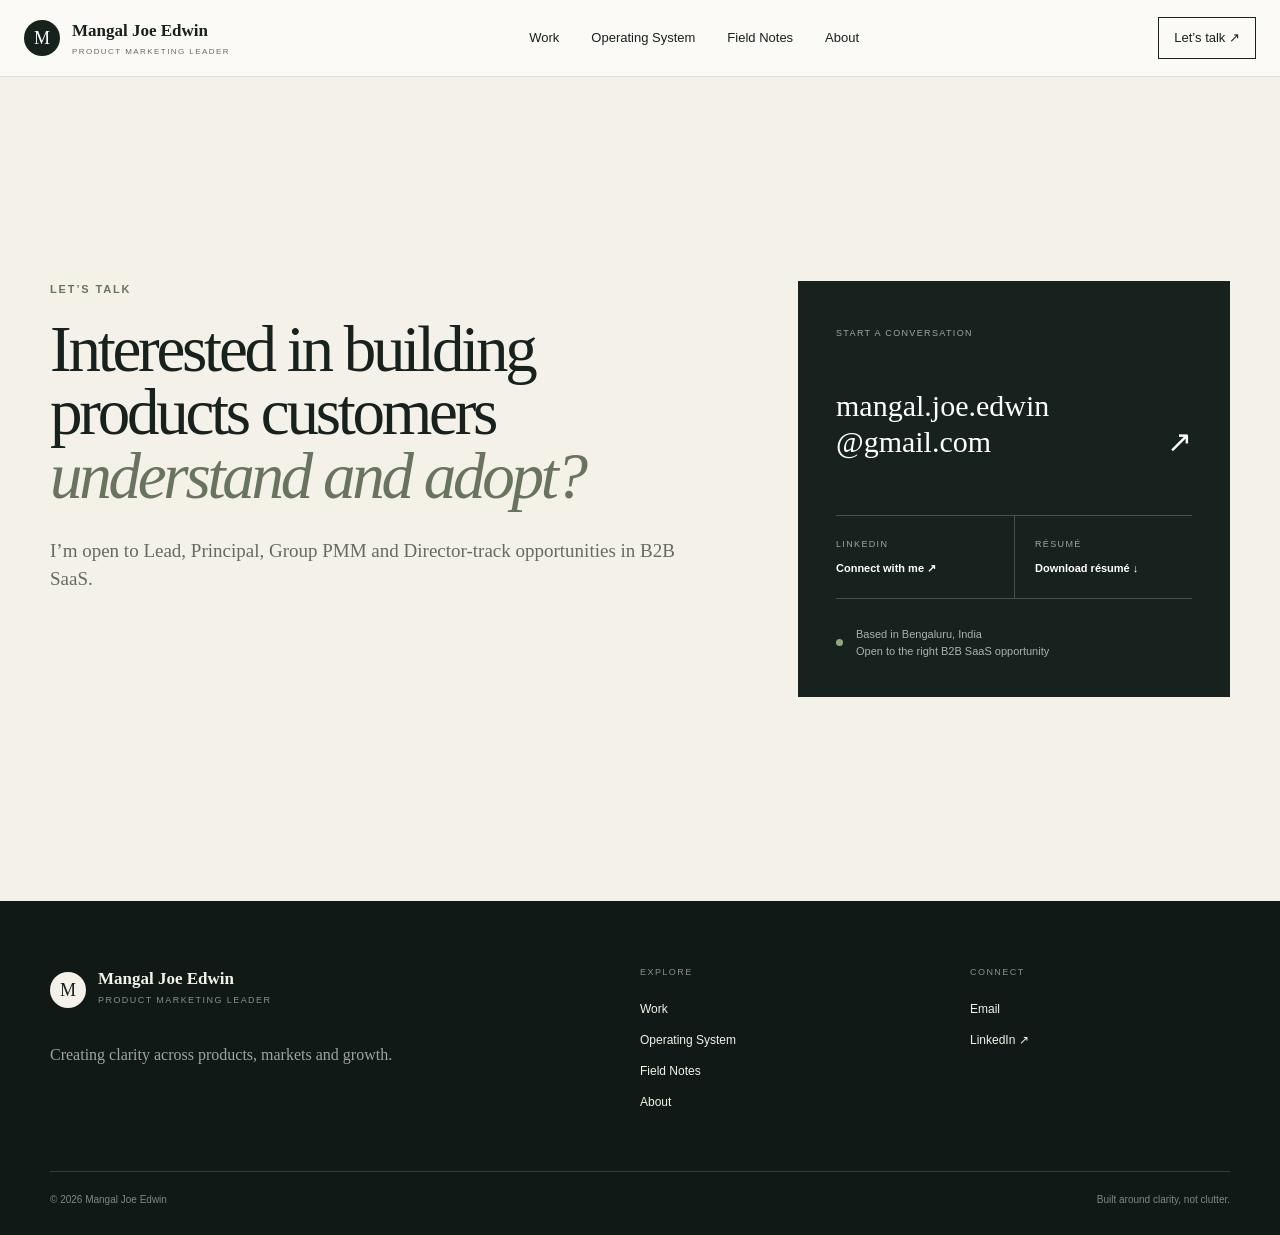
<file: outputs/mangal-portfolio-github/contact.html>
<!doctype html><html lang="en"><head><meta charset="utf-8"><meta name="viewport" content="width=device-width,initial-scale=1"><title>Contact | Mangal Joe Edwin</title><link rel="stylesheet" href="assets/css/styles.css"><script defer src="assets/js/components.js"></script></head><body><div data-header></div><main class="contact-page"><section class="wrap contact-grid fade-up"><div><div class="eyebrow">LET’S TALK</div><h1>Interested in building products customers <em>understand and adopt?</em></h1><p>I’m open to Lead, Principal, Group PMM and Director-track opportunities in B2B SaaS.</p></div><aside class="contact-card"><small>START A CONVERSATION</small><a class="email" href="mailto:mangal.joe.edwin@gmail.com">mangal.joe.edwin<br>@gmail.com <span>↗</span></a><div class="contact-links"><a href="https://linkedin.com/in/mangaljoeedwin"><small>LINKEDIN</small><b>Connect with me ↗</b></a><a href="Mangal-Joe-Edwin-Resume.txt" download><small>RÉSUMÉ</small><b>Download résumé ↓</b></a></div><div class="availability"><i></i>Based in Bengaluru, India<br>Open to the right B2B SaaS opportunity</div></aside></section></main><div data-footer></div></body></html>
</file>
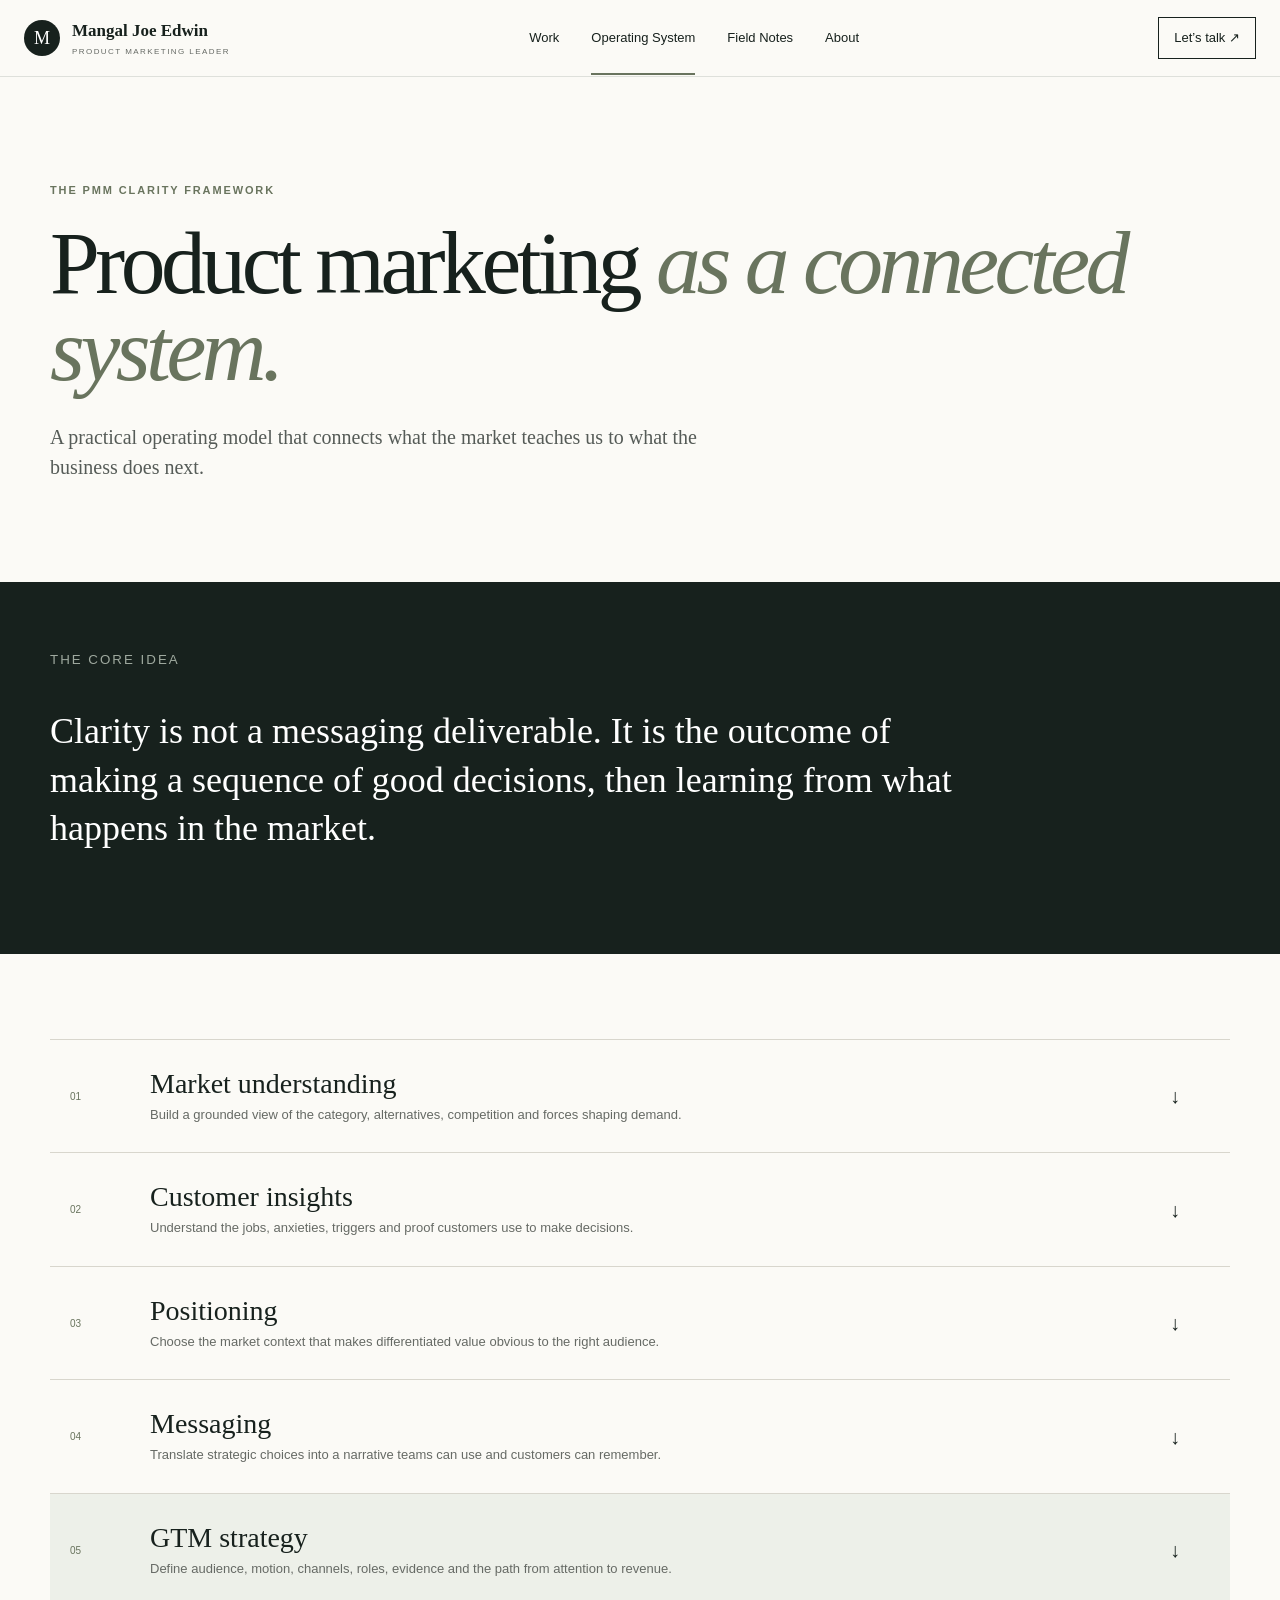
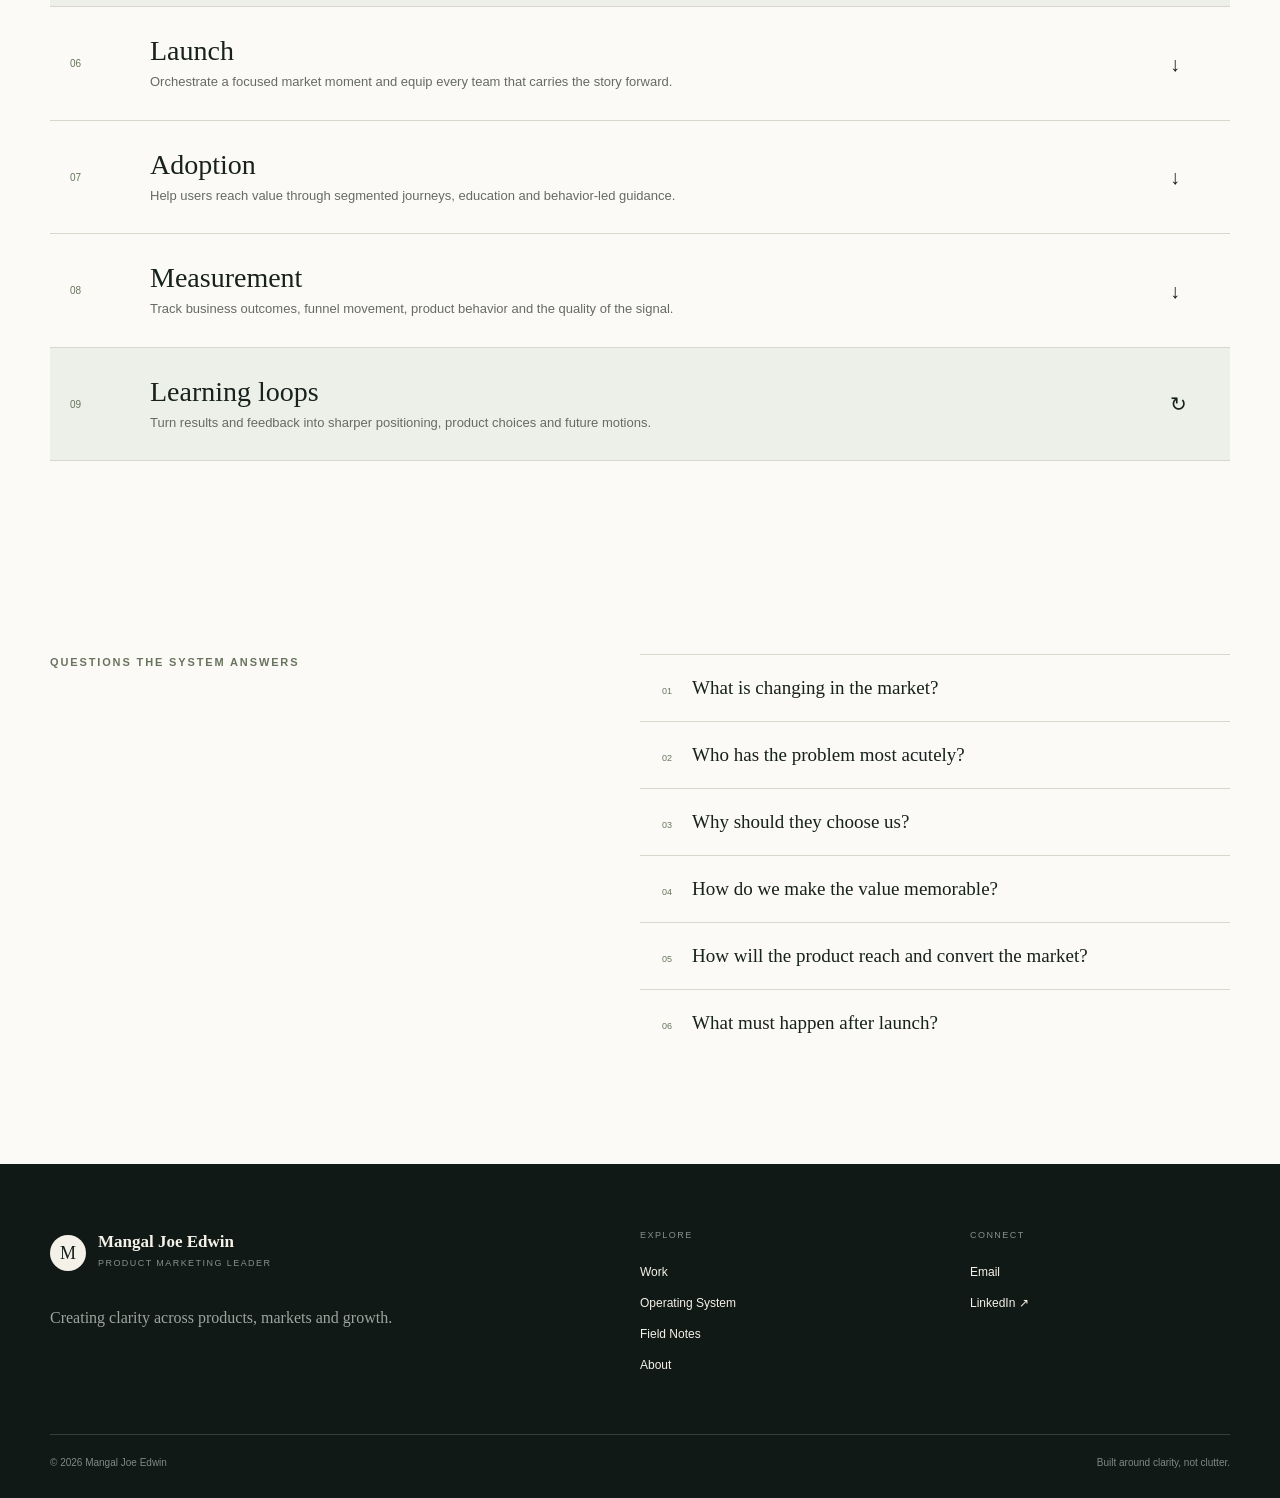
<file: outputs/mangal-portfolio-github/operating-system.html>
<!doctype html><html lang="en"><head><meta charset="utf-8"><meta name="viewport" content="width=device-width,initial-scale=1"><title>PMM Clarity Framework | Mangal Joe Edwin</title><link rel="stylesheet" href="assets/css/styles.css"><script defer src="assets/js/components.js"></script></head><body><div data-header></div><main class="inner-page"><section class="page-hero wrap fade-up"><div class="eyebrow">THE PMM CLARITY FRAMEWORK</div><h1>Product marketing <em>as a connected system.</em></h1><p>A practical operating model that connects what the market teaches us to what the business does next.</p></section><section class="os-principle"><div class="wrap"><small>THE CORE IDEA</small><p>Clarity is not a messaging deliverable. It is the outcome of making a sequence of good decisions, then learning from what happens in the market.</p></div></section><section class="wrap os-stages"><article><span>01</span><div><h2>Market understanding</h2><p>Build a grounded view of the category, alternatives, competition and forces shaping demand.</p></div><i>↓</i></article><article><span>02</span><div><h2>Customer insights</h2><p>Understand the jobs, anxieties, triggers and proof customers use to make decisions.</p></div><i>↓</i></article><article><span>03</span><div><h2>Positioning</h2><p>Choose the market context that makes differentiated value obvious to the right audience.</p></div><i>↓</i></article><article><span>04</span><div><h2>Messaging</h2><p>Translate strategic choices into a narrative teams can use and customers can remember.</p></div><i>↓</i></article><article class="accent"><span>05</span><div><h2>GTM strategy</h2><p>Define audience, motion, channels, roles, evidence and the path from attention to revenue.</p></div><i>↓</i></article><article><span>06</span><div><h2>Launch</h2><p>Orchestrate a focused market moment and equip every team that carries the story forward.</p></div><i>↓</i></article><article><span>07</span><div><h2>Adoption</h2><p>Help users reach value through segmented journeys, education and behavior-led guidance.</p></div><i>↓</i></article><article><span>08</span><div><h2>Measurement</h2><p>Track business outcomes, funnel movement, product behavior and the quality of the signal.</p></div><i>↓</i></article><article class="accent"><span>09</span><div><h2>Learning loops</h2><p>Turn results and feedback into sharper positioning, product choices and future motions.</p></div><i>↻</i></article></section><section class="section os-questions"><div class="wrap"><div class="section-kicker">QUESTIONS THE SYSTEM ANSWERS</div><div><p><span>01</span>What is changing in the market?</p><p><span>02</span>Who has the problem most acutely?</p><p><span>03</span>Why should they choose us?</p><p><span>04</span>How do we make the value memorable?</p><p><span>05</span>How will the product reach and convert the market?</p><p><span>06</span>What must happen after launch?</p></div></div></section></main><div data-footer></div></body></html>
</file>
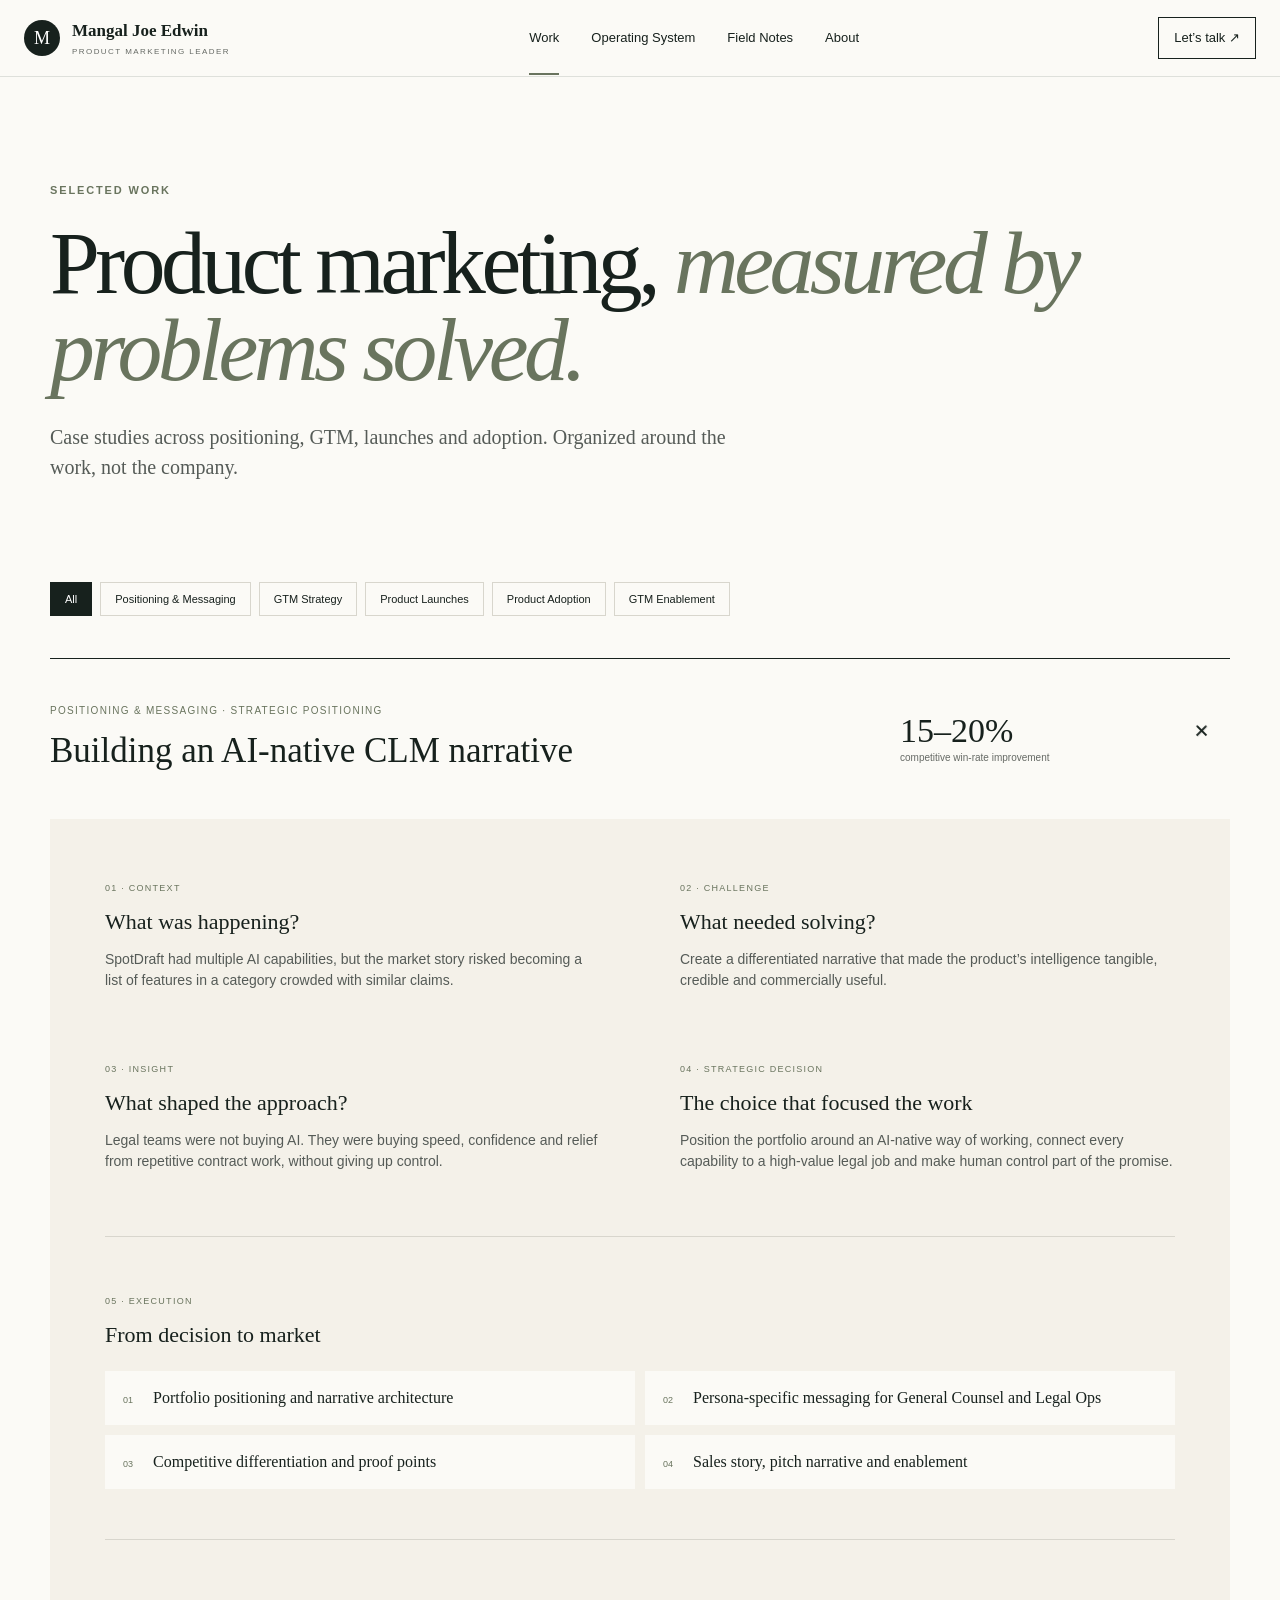
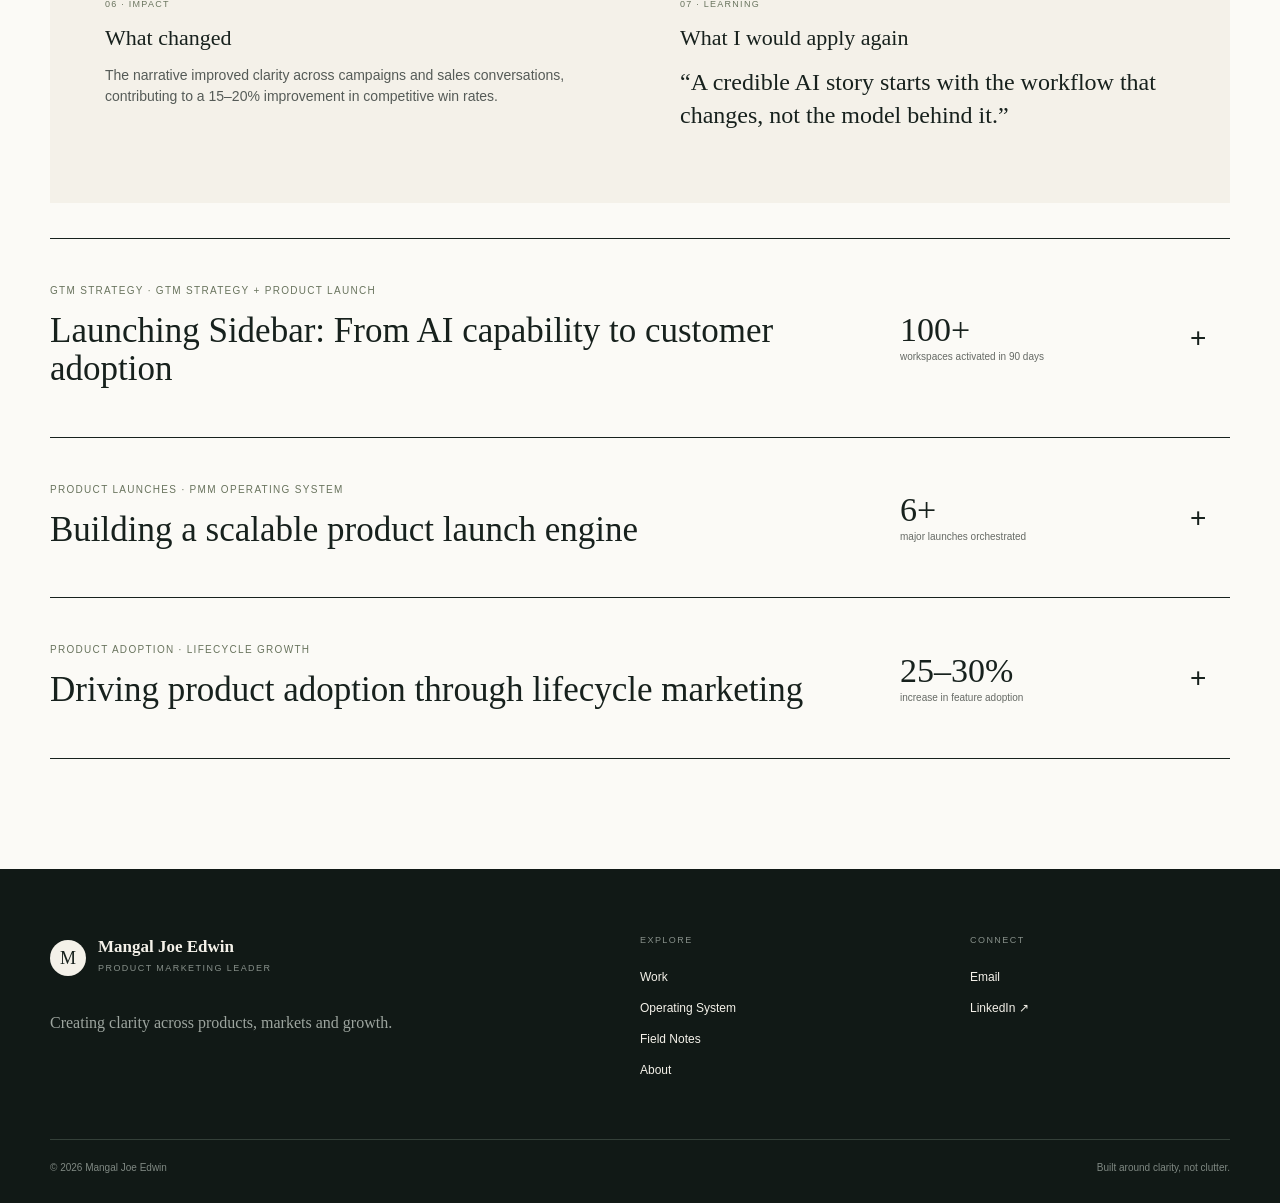
<file: outputs/mangal-portfolio-github/work.html>
<!doctype html><html lang="en"><head><meta charset="utf-8"><meta name="viewport" content="width=device-width,initial-scale=1"><title>Selected Work | Mangal Joe Edwin</title><link rel="stylesheet" href="assets/css/styles.css"><script defer src="assets/js/components.js"></script><script defer src="assets/js/site.js"></script></head><body><div data-header></div><main class="inner-page"><section class="page-hero wrap fade-up"><div class="eyebrow">SELECTED WORK</div><h1>Product marketing, <em>measured by problems solved.</em></h1><p>Case studies across positioning, GTM, launches and adoption. Organized around the work, not the company.</p></section><div class="wrap filter-bar" aria-label="Filter case studies" data-filter data-targets=".case-study"><button class="active" data-kind="All">All</button><button data-kind="Positioning &amp; Messaging">Positioning &amp; Messaging</button><button data-kind="GTM Strategy">GTM Strategy</button><button data-kind="Product Launches">Product Launches</button><button data-kind="Product Adoption">Product Adoption</button><button data-kind="GTM Enablement">GTM Enablement</button></div><section class="wrap case-list">
<details class="case-study" id="ai-narrative" data-kind="Positioning &amp; Messaging" open><summary><div><span>Positioning &amp; Messaging · Strategic positioning</span><h2>Building an AI-native CLM narrative</h2></div><div class="case-metric"><strong>15–20%</strong><small>competitive win-rate improvement</small></div><b class="expand">+</b></summary><div class="case-body"><div class="case-story"><div><small>01 · CONTEXT</small><h3>What was happening?</h3><p>SpotDraft had multiple AI capabilities, but the market story risked becoming a list of features in a category crowded with similar claims.</p></div><div><small>02 · CHALLENGE</small><h3>What needed solving?</h3><p>Create a differentiated narrative that made the product’s intelligence tangible, credible and commercially useful.</p></div><div><small>03 · INSIGHT</small><h3>What shaped the approach?</h3><p>Legal teams were not buying AI. They were buying speed, confidence and relief from repetitive contract work, without giving up control.</p></div><div><small>04 · STRATEGIC DECISION</small><h3>The choice that focused the work</h3><p>Position the portfolio around an AI-native way of working, connect every capability to a high-value legal job and make human control part of the promise.</p></div></div><div class="execution"><small>05 · EXECUTION</small><h3>From decision to market</h3><div><span><i>01</i>Portfolio positioning and narrative architecture</span><span><i>02</i>Persona-specific messaging for General Counsel and Legal Ops</span><span><i>03</i>Competitive differentiation and proof points</span><span><i>04</i>Sales story, pitch narrative and enablement</span></div></div><div class="impact-learning"><div><small>06 · IMPACT</small><h3>What changed</h3><p>The narrative improved clarity across campaigns and sales conversations, contributing to a 15–20% improvement in competitive win rates.</p></div><div><small>07 · LEARNING</small><h3>What I would apply again</h3><blockquote>“A credible AI story starts with the workflow that changes, not the model behind it.”</blockquote></div></div></div></details>
<details class="case-study" id="sidebar" data-kind="GTM Strategy"><summary><div><span>GTM Strategy · GTM strategy + product launch</span><h2>Launching Sidebar: From AI capability to customer adoption</h2></div><div class="case-metric"><strong>100+</strong><small>workspaces activated in 90 days</small></div><b class="expand">+</b></summary><div class="case-body"><div class="case-story"><div><small>01 · CONTEXT</small><h3>What was happening?</h3><p>Sidebar introduced an AI assistant directly into the contract workflow. Success required more than a launch moment. Users needed to understand when and why to use it.</p></div><div><small>02 · CHALLENGE</small><h3>What needed solving?</h3><p>Build demand, equip customer-facing teams and turn early access into repeat usage.</p></div><div><small>03 · INSIGHT</small><h3>What shaped the approach?</h3><p>The strongest adoption trigger was not a broad promise of productivity. It was showing users the specific moments where Sidebar removed a frustrating step.</p></div><div><small>04 · STRATEGIC DECISION</small><h3>The choice that focused the work</h3><p>Run a staged beta-to-GA motion that treated activation and adoption as part of launch strategy.</p></div></div><div class="execution"><small>05 · EXECUTION</small><h3>From decision to market</h3><div><span><i>01</i>Beta recruitment and feedback program</span><span><i>02</i>Value proposition and launch brief</span><span><i>03</i>Sales and CS enablement</span><span><i>04</i>Email, in-app and first-use adoption journeys</span></div></div><div class="impact-learning"><div><small>06 · IMPACT</small><h3>What changed</h3><p>More than 100 workspaces adopted Sidebar in its first 90 days, with the launch contributing to expansion revenue and a broader $4M+ launch portfolio pipeline.</p></div><div><small>07 · LEARNING</small><h3>What I would apply again</h3><blockquote>“For AI products, the first successful prompt is part of the GTM experience.”</blockquote></div></div></div></details>
<details class="case-study" id="launch-engine" data-kind="Product Launches"><summary><div><span>Product Launches · PMM operating system</span><h2>Building a scalable product launch engine</h2></div><div class="case-metric"><strong>6+</strong><small>major launches orchestrated</small></div><b class="expand">+</b></summary><div class="case-body"><div class="case-story"><div><small>01 · CONTEXT</small><h3>What was happening?</h3><p>A growing product roadmap meant releases varied widely in strategic importance, audience and readiness. A single launch playbook could not serve every release.</p></div><div><small>02 · CHALLENGE</small><h3>What needed solving?</h3><p>Create enough consistency to align teams without adding process for its own sake.</p></div><div><small>03 · INSIGHT</small><h3>What shaped the approach?</h3><p>The bottleneck was not asset production. It was early agreement on launch stakes, audience, evidence and ownership.</p></div><div><small>04 · STRATEGIC DECISION</small><h3>The choice that focused the work</h3><p>Introduce launch tiers, shared briefs, release calendars and channel plans that scaled effort to commercial importance.</p></div></div><div class="execution"><small>05 · EXECUTION</small><h3>From decision to market</h3><div><span><i>01</i>Tier 1, 2 and 3 launch model</span><span><i>02</i>Cross-functional launch brief and RACI</span><span><i>03</i>Beta-to-GA planning templates</span><span><i>04</i>Central release calendar and retrospectives</span></div></div><div class="impact-learning"><div><small>06 · IMPACT</small><h3>What changed</h3><p>The system supported 6+ major launches including Sidebar, Contract Analytics, Legal Hub, Smart Data Capture, Clickthrough and Microsoft Word integrations.</p></div><div><small>07 · LEARNING</small><h3>What I would apply again</h3><blockquote>“A launch system creates speed by forcing the right decisions early.”</blockquote></div></div></div></details>
<details class="case-study" id="lifecycle" data-kind="Product Adoption"><summary><div><span>Product Adoption · Lifecycle growth</span><h2>Driving product adoption through lifecycle marketing</h2></div><div class="case-metric"><strong>25–30%</strong><small>increase in feature adoption</small></div><b class="expand">+</b></summary><div class="case-body"><div class="case-story"><div><small>01 · CONTEXT</small><h3>What was happening?</h3><p>Customers could buy product value long before every user discovered or adopted it. Product communication was episodic rather than journey-led.</p></div><div><small>02 · CHALLENGE</small><h3>What needed solving?</h3><p>Connect onboarding, activation, feature discovery and expansion into measurable customer journeys.</p></div><div><small>03 · INSIGHT</small><h3>What shaped the approach?</h3><p>Users needed different proof and guidance based on role, product maturity and behavior. One newsletter could not do the work of lifecycle marketing.</p></div><div><small>04 · STRATEGIC DECISION</small><h3>The choice that focused the work</h3><p>Build segmented journeys around moments of value, combining behavioral signals with email and in-product guidance.</p></div></div><div class="execution"><small>05 · EXECUTION</small><h3>From decision to market</h3><div><span><i>01</i>Journey maps and activation definitions</span><span><i>02</i>Behavior-based segmentation</span><span><i>03</i>Customer.io lifecycle campaigns</span><span><i>04</i>Chameleon in-app guidance and adoption reporting</span></div></div><div class="impact-learning"><div><small>06 · IMPACT</small><h3>What changed</h3><p>Lifecycle and GTM programs increased feature adoption by approximately 25–30% and reduced time-to-value by around 20%.</p></div><div><small>07 · LEARNING</small><h3>What I would apply again</h3><blockquote>“Adoption is where product promises become customer evidence.”</blockquote></div></div></div></details>
</section></main><div data-footer></div></body></html>
</file>
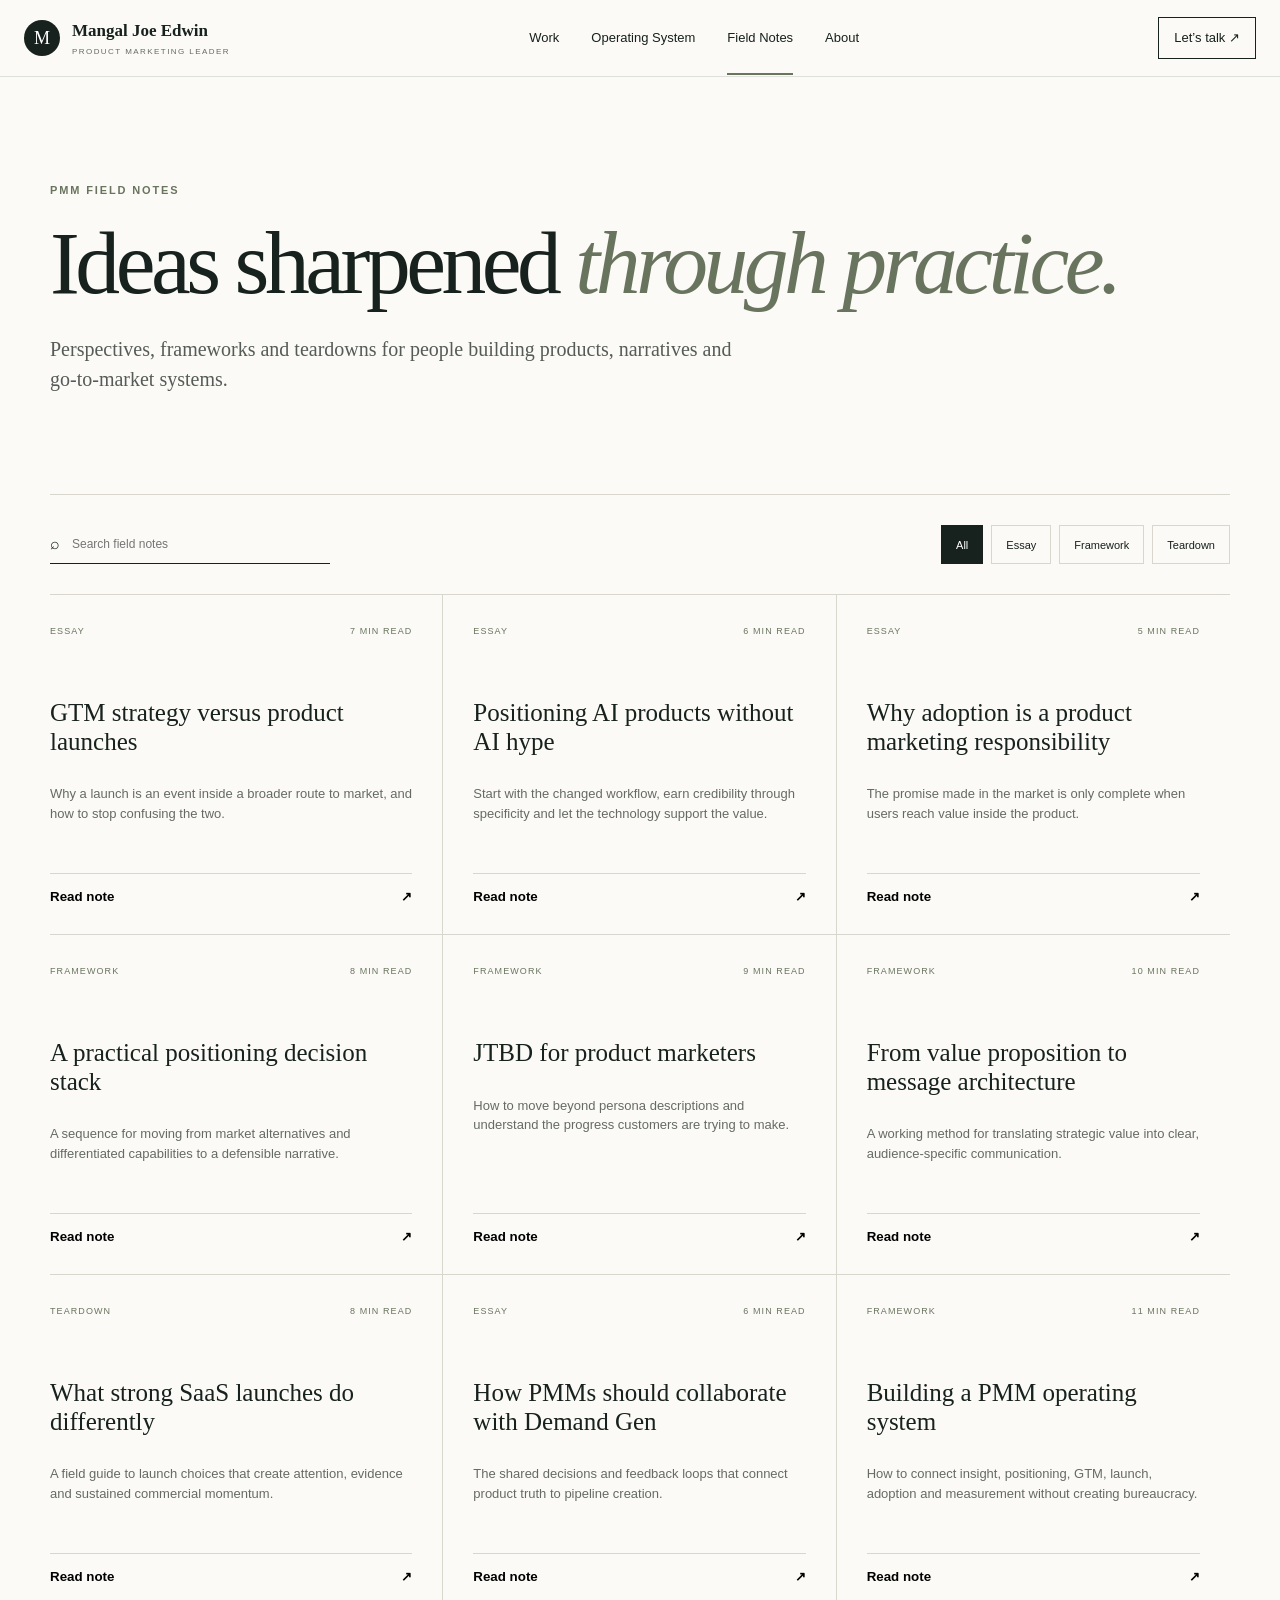
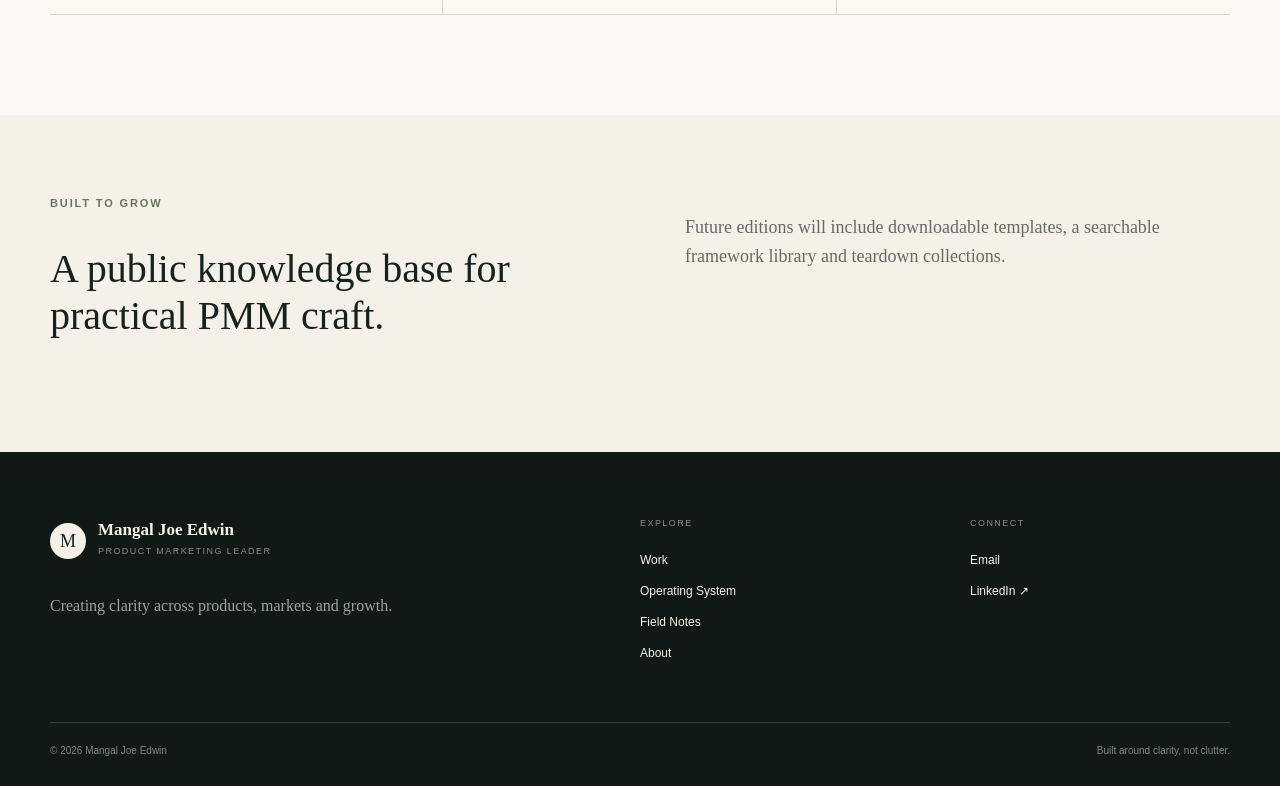
<file: outputs/mangal-portfolio-github/writing.html>
<!doctype html><html lang="en"><head><meta charset="utf-8"><meta name="viewport" content="width=device-width,initial-scale=1"><title>Field Notes | Mangal Joe Edwin</title><link rel="stylesheet" href="assets/css/styles.css"><script defer src="assets/js/components.js"></script><script defer src="assets/js/site.js"></script></head><body><div data-header></div><main class="inner-page"><section class="page-hero wrap fade-up"><div class="eyebrow">PMM FIELD NOTES</div><h1>Ideas sharpened <em>through practice.</em></h1><p>Perspectives, frameworks and teardowns for people building products, narratives and go-to-market systems.</p></section><section class="wrap"><div class="notes-tools"><label class="search">⌕<input data-search aria-label="Search field notes" placeholder="Search field notes"></label><div class="note-filters" data-filter data-targets=".notes-cards article"><button class="active" data-kind="All">All</button><button data-kind="Essay">Essay</button><button data-kind="Framework">Framework</button><button data-kind="Teardown">Teardown</button></div></div><div class="notes-cards">
<article data-kind="Essay"><div><span>Essay</span><small>7 min read</small></div><h2>GTM strategy versus product launches</h2><p>Why a launch is an event inside a broader route to market, and how to stop confusing the two.</p><button>Read note <span>↗</span></button></article><article data-kind="Essay"><div><span>Essay</span><small>6 min read</small></div><h2>Positioning AI products without AI hype</h2><p>Start with the changed workflow, earn credibility through specificity and let the technology support the value.</p><button>Read note <span>↗</span></button></article><article data-kind="Essay"><div><span>Essay</span><small>5 min read</small></div><h2>Why adoption is a product marketing responsibility</h2><p>The promise made in the market is only complete when users reach value inside the product.</p><button>Read note <span>↗</span></button></article><article data-kind="Framework"><div><span>Framework</span><small>8 min read</small></div><h2>A practical positioning decision stack</h2><p>A sequence for moving from market alternatives and differentiated capabilities to a defensible narrative.</p><button>Read note <span>↗</span></button></article><article data-kind="Framework"><div><span>Framework</span><small>9 min read</small></div><h2>JTBD for product marketers</h2><p>How to move beyond persona descriptions and understand the progress customers are trying to make.</p><button>Read note <span>↗</span></button></article><article data-kind="Framework"><div><span>Framework</span><small>10 min read</small></div><h2>From value proposition to message architecture</h2><p>A working method for translating strategic value into clear, audience-specific communication.</p><button>Read note <span>↗</span></button></article><article data-kind="Teardown"><div><span>Teardown</span><small>8 min read</small></div><h2>What strong SaaS launches do differently</h2><p>A field guide to launch choices that create attention, evidence and sustained commercial momentum.</p><button>Read note <span>↗</span></button></article><article data-kind="Essay"><div><span>Essay</span><small>6 min read</small></div><h2>How PMMs should collaborate with Demand Gen</h2><p>The shared decisions and feedback loops that connect product truth to pipeline creation.</p><button>Read note <span>↗</span></button></article><article data-kind="Framework"><div><span>Framework</span><small>11 min read</small></div><h2>Building a PMM operating system</h2><p>How to connect insight, positioning, GTM, launch, adoption and measurement without creating bureaucracy.</p><button>Read note <span>↗</span></button></article></div></section><section class="knowledge-next"><div class="wrap"><div><div class="section-kicker">BUILT TO GROW</div><h2>A public knowledge base for practical PMM craft.</h2></div><p>Future editions will include downloadable templates, a searchable framework library and teardown collections.</p></div></section></main><div data-footer></div></body></html>
</file>
<file: assets/css/styles.css>
:root{--ink:#17211d;--cream:#f4f1e9;--paper:#fbfaf6;--olive:#69745e;--blue:#6d8ea0;--line:#d8d6cd;--muted:#666a65}*{box-sizing:border-box}html{scroll-behavior:smooth}body{background:var(--paper);color:var(--ink);margin:0;font-family:Arial,Helvetica,sans-serif;line-height:1.5}a{color:inherit;text-decoration:none}.wrap{width:min(1180px,calc(100% - 48px));margin:auto}.site-header{z-index:50;backdrop-filter:blur(16px);background:#fbfaf6f0;border-bottom:1px solid #17211d1f;position:sticky;top:0}.header-inner{justify-content:space-between;align-items:center;width:min(1320px,calc(100% - 48px));height:76px;margin:auto;display:flex}.brand{align-items:center;gap:12px;display:flex}.brand>span{background:var(--ink);color:#fff;border-radius:50%;place-items:center;width:36px;height:36px;font-family:Georgia,serif;font-size:18px;display:grid}.brand div{display:flex;flex-direction:column}.brand b{font-family:Georgia,serif;font-size:17px}.brand small{letter-spacing:.18em;color:var(--muted);margin-top:2px;font-size:8px}.site-header nav{gap:32px;font-size:13px;display:flex}.site-header nav a{border-bottom:2px solid transparent;padding:27px 0 25px}.site-header nav a:hover,.site-header nav a[aria-current=page]{border-color:var(--olive)}.header-cta{border:1px solid var(--ink);padding:10px 15px;font-size:13px}.eyebrow,.section-kicker{letter-spacing:.17em;text-transform:uppercase;font-size:11px;font-weight:700}.eyebrow,.section-kicker{color:var(--olive)}.eyebrow{align-items:center;gap:10px;display:flex}.status-dot{background:#738a5d;border-radius:50%;width:7px;height:7px;box-shadow:0 0 0 4px #e3e6dc}.hero{padding:104px 0 72px}.hero h1{letter-spacing:-.055em;max-width:1050px;margin:38px 0 30px;font:400 clamp(58px,7.2vw,104px)/.95 Georgia,serif}.hero h1 em,.work-section h2 em,.page-hero h1 em,.contact-page h1 em{color:var(--olive);font-weight:400}.hero-copy{color:#4b514d;max-width:700px;font:25px/1.45 Georgia,serif}.hero-actions{align-items:center;gap:34px;margin-top:38px;display:flex}.button{align-items:center;gap:28px;padding:15px 18px;font-size:13px;font-weight:700;display:inline-flex}.button-dark{background:var(--ink);color:#fff}.button-outline{border:1px solid var(--ink)}.text-link{border-bottom:1px solid;align-items:center;gap:16px;padding-bottom:5px;font-size:13px;font-weight:700;display:inline-flex}.button,.header-cta,.work-card,.note-list a,.notes-cards article{transition:transform .25s ease,background .25s ease,color .25s ease}.button:hover,.header-cta:hover{transform:translateY(-2px)}.hero-proof{border-block:1px solid var(--line);grid-template-columns:repeat(4,1fr);margin-top:80px;padding:24px 0;display:grid}.hero-proof div{border-right:1px solid var(--line);flex-direction:column;gap:4px;padding:4px 24px;display:flex}.hero-proof div:first-child{padding-left:0}.hero-proof div:last-child{border:0}.hero-proof strong{font:400 27px Georgia,serif}.hero-proof span{color:var(--muted);font-size:11px}.section{padding:108px 0}.section-kicker{margin-bottom:28px}.belief{border-bottom:1px solid var(--line)}.belief-grid{grid-template-columns:1fr 1fr;gap:90px;display:grid}.belief-grid-wide{grid-template-columns:1fr}.belief-grid-wide h2{max-width:1100px}.belief h2,.section-head h2,.system-copy h2,.notes-grid h2{letter-spacing:-.035em;margin:0;font:400 clamp(42px,5vw,64px)/1.05 Georgia,serif}.belief-grid p,.section-head>p,.system-copy>p,.notes-grid>div>p{color:#535954;margin:5px 0;font:21px/1.55 Georgia,serif}.clarity-flow{border:1px solid var(--line);grid-template-columns:repeat(6,1fr);margin-top:72px;display:grid}.flow-step{border-right:1px solid var(--line);flex-direction:column;justify-content:space-between;min-height:130px;padding:20px;display:flex;position:relative}.flow-step:last-child{background:var(--ink);color:#fff;border:0}.flow-step span{color:#858a84;font-size:10px}.flow-step b{font:400 17px Georgia,serif}.flow-step i{border:1px solid var(--line);background:var(--paper);z-index:1;width:21px;height:21px;color:var(--ink);border-radius:50%;place-items:center;font-size:11px;font-style:normal;display:grid;position:absolute;top:53px;right:-11px}.section-head{justify-content:space-between;align-items:end;margin-bottom:48px;display:flex}.section-head>p{max-width:430px;font-size:17px}.capability-grid{border:1px solid var(--line);grid-template-columns:repeat(3,1fr);display:grid}.capability-card{border-right:1px solid var(--line);min-height:420px;padding:34px}.capability-card:last-child{border:0}.card-number{border:1px solid var(--line);width:36px;height:36px;color:var(--olive);border-radius:50%;place-items:center;font-size:10px;display:inline-grid}.capability-card h3{margin:75px 0 16px;font:400 27px/1.15 Georgia,serif}.capability-card p{color:var(--muted);min-height:50px;font-size:15px}.capability-card ul{border-top:1px solid var(--line);color:#555;grid-template-columns:1fr 1fr;gap:10px;margin:30px 0 0;padding:22px 0 0;font-size:11px;list-style:none;display:grid}.capability-card li:before{content:'↳ ';color:var(--olive)}.work-section{background:var(--ink);color:#f6f3ea}.work-grid{border-top:1px solid #465049;grid-template-columns:1fr 1fr;display:grid}.work-card{border-bottom:1px solid #465049;flex-direction:column;min-height:450px;padding:34px 34px 34px 0;display:flex}.work-card:hover{background:#1d2924}.work-card:nth-child(odd){border-right:1px solid #465049}.work-card:nth-child(even){padding-left:34px}.work-card-top{color:#a5b09e;letter-spacing:.13em;justify-content:space-between;font-size:10px;display:flex}.work-card-top b{color:#6c766f;font:400 20px Georgia,serif}.work-card h3{max-width:430px;margin:50px 0 18px;font:400 34px/1.1 Georgia,serif}.work-card>p{color:#b6bdb7;max-width:450px;font-size:14px}.outcome{flex-direction:column;gap:7px;margin-top:auto;display:flex}.outcome small{letter-spacing:.15em;color:#88928b;font-size:9px}.outcome strong{font:400 19px Georgia,serif}.card-cta{border-top:1px solid #465049;justify-content:space-between;margin-top:24px;padding-top:18px;font-size:12px;display:flex}.system-preview{grid-template-columns:.85fr 1.15fr;align-items:center;gap:100px;display:grid}.system-copy>p{margin:28px 0 35px;font-size:18px}.system-map{border:1px solid var(--line);grid-template-columns:repeat(3,1fr);display:grid}.system-node{border-right:1px solid var(--line);border-bottom:1px solid var(--line);flex-direction:column;justify-content:space-between;height:120px;padding:17px;font-family:Georgia,serif;display:flex}.system-node:nth-child(3n){border-right:0}.system-node:nth-child(n+7){border-bottom:0}.system-node span{color:var(--olive);font:10px Arial}.system-node:nth-child(5),.system-node:nth-child(9){background:#e9ede5}.notes-section{background:var(--cream)}.notes-grid{grid-template-columns:.8fr 1.2fr;gap:100px;display:grid}.notes-grid>div>p{margin:25px 0 35px;font-size:17px}.note-list{border-top:1px solid var(--line)}.note-list a{border-bottom:1px solid var(--line);grid-template-columns:45px 1fr 30px;align-items:center;padding:21px 0;display:grid}.note-list a:hover{padding-left:8px}.note-list span{color:var(--olive);font-size:10px}.note-list b{font:400 18px Georgia,serif}.note-list i{text-align:right;font-style:normal}.closing{justify-content:space-between;align-items:center;padding:90px 0;display:flex}.closing p{margin:0;font:40px/1.08 Georgia,serif}footer{color:#f4f1e9;background:#111916;padding:65px 0 28px}.footer-grid{grid-template-columns:2fr 1fr 1fr;gap:70px;display:grid}.footer-brand>span{color:var(--ink);background:#f4f1e9}.footer-grid>div{flex-direction:column;align-items:flex-start;gap:13px;display:flex}.footer-grid p{color:#9da59f;font-family:Georgia,serif}.footer-grid small{letter-spacing:.16em;color:#87908a;margin-bottom:7px;font-size:9px}.footer-grid a{font-size:12px}.copyright{color:#7f8882;border-top:1px solid #344039;justify-content:space-between;margin-top:60px;padding-top:20px;font-size:10px;display:flex}.inner-page{min-height:70vh}.page-hero{padding:105px 0 80px}.page-hero h1,.contact-page h1{letter-spacing:-.05em;margin:20px 0 28px;font:400 clamp(56px,7vw,94px)/.98 Georgia,serif}.page-hero>p{color:#555b57;max-width:710px;font:20px/1.5 Georgia,serif}.filter-bar,.note-filters{flex-wrap:wrap;gap:8px;display:flex}.filter-bar{padding-bottom:42px}.filter-bar button,.note-filters button{border:1px solid var(--line);color:var(--ink);cursor:pointer;background:transparent;padding:10px 14px;font-size:11px}.filter-bar button.active,.note-filters button.active{background:var(--ink);color:#fff;border-color:var(--ink)}.case-list{padding-bottom:110px}.case-study{border-top:1px solid var(--ink)}.case-study:last-child{border-bottom:1px solid var(--ink)}.case-study[hidden]{display:none}.case-study summary{cursor:pointer;grid-template-columns:1fr 250px 40px;align-items:center;gap:40px;padding:38px 0;list-style:none;display:grid}.case-study summary::-webkit-details-marker{display:none}.case-study summary span{letter-spacing:.13em;color:var(--olive);text-transform:uppercase;font-size:10px}.case-study summary h2{margin:11px 0;font:400 35px/1.08 Georgia,serif}.case-metric{flex-direction:column;display:flex}.case-metric strong{font:400 34px Georgia,serif}.case-metric small{color:var(--muted);font-size:10px}.expand{font-size:28px;font-weight:300}.case-study[open] .expand{transform:rotate(45deg)}.case-body{background:var(--cream);margin-bottom:35px;padding:55px}.case-story{grid-template-columns:1fr 1fr;gap:50px 80px;display:grid}.case-body small{letter-spacing:.14em;color:var(--olive);font-size:9px}.case-body h3{margin:11px 0;font:400 22px Georgia,serif}.case-body p{color:#555b57;font-size:14px}.execution{border-block:1px solid var(--line);margin-top:50px;padding:50px 0}.execution>div{grid-template-columns:1fr 1fr;gap:10px;margin-top:23px;display:grid}.execution span{background:var(--paper);padding:18px;font:16px Georgia,serif}.execution i{color:var(--olive);margin-right:20px;font:9px Arial}.impact-learning{grid-template-columns:1fr 1fr;gap:80px;padding-top:50px;display:grid}.impact-learning blockquote{color:var(--ink);margin:15px 0;font:24px/1.4 Georgia,serif}.about-statement,.os-principle{background:var(--ink);color:#fff}.about-statement{padding:80px 0}.about-statement p{max-width:1000px;font:42px/1.25 Georgia,serif}.experience-grid{grid-template-columns:1fr 1fr;gap:110px;display:grid}.experience-grid h2{font:400 48px/1.08 Georgia,serif}.experience-list>div{border-top:1px solid var(--line);grid-template-columns:130px 1fr;padding:22px 0;display:grid}.experience-list b{font:19px Georgia,serif}.experience-list p{color:var(--muted);margin:0;font-size:13px}.about-work{background:var(--cream)}.three-principles{border-top:1px solid var(--ink);grid-template-columns:repeat(3,1fr);display:grid}.three-principles article{border-right:1px solid var(--line);min-height:300px;padding:30px}.three-principles article:first-child{padding-left:0}.three-principles span{color:var(--olive);font-size:10px}.three-principles h2{margin-top:90px;font:31px Georgia,serif}.three-principles p{color:var(--muted);font-size:14px}.os-principle{padding:65px 0}.os-principle small{letter-spacing:.15em;color:#9fa99f}.os-principle p{max-width:950px;font:36px/1.35 Georgia,serif}.os-stages{padding:85px 0}.os-stages article{border-top:1px solid var(--line);grid-template-columns:80px 1fr 40px;align-items:center;padding:28px 20px;display:grid}.os-stages article:last-child{border-bottom:1px solid var(--line)}.os-stages article.accent{background:#edf0e9}.os-stages article>span{color:var(--olive);font-size:10px}.os-stages h2{margin:0 0 5px;font:28px Georgia,serif}.os-stages p{color:var(--muted);max-width:700px;margin:0;font-size:13px}.os-stages i{font-size:20px;font-style:normal}.os-questions>div:last-child{grid-template-columns:1fr 1fr;display:grid}.os-questions p{border-top:1px solid var(--line);margin:0;padding:22px;font:19px Georgia,serif}.os-questions p span{color:var(--olive);margin-right:20px;font:9px Arial}.notes-tools{border-top:1px solid var(--line);justify-content:space-between;gap:20px;padding:30px 0;display:flex}.search{border-bottom:1px solid var(--ink);align-items:center;width:280px;display:flex}.search input{background:transparent;border:0;outline:0;width:100%;padding:12px;font-size:12px}.notes-cards{border-top:1px solid var(--line);grid-template-columns:repeat(3,1fr);padding-bottom:100px;display:grid}.notes-cards article{border-right:1px solid var(--line);border-bottom:1px solid var(--line);flex-direction:column;min-height:340px;padding:30px;display:flex}.notes-cards article:nth-child(3n+1){padding-left:0}.notes-cards article:nth-child(3n){border-right:0}.notes-cards article>div{text-transform:uppercase;justify-content:space-between;display:flex}.notes-cards article>div span,.notes-cards article>div small{letter-spacing:.12em;color:var(--olive);font-size:9px}.notes-cards h2{margin:60px 0 15px;font:25px/1.15 Georgia,serif}.notes-cards p{color:var(--muted);font-size:13px}.notes-cards button{border:0;border-top:1px solid var(--line);text-align:left;cursor:pointer;background:transparent;justify-content:space-between;margin-top:auto;padding:15px 0 0;font-weight:700;display:flex}.notes-cards article[hidden]{display:none}.knowledge-next{background:var(--cream);padding:80px 0}.knowledge-next>.wrap{grid-template-columns:1fr 1fr;gap:90px;display:grid}.knowledge-next h2{font:40px Georgia,serif}.knowledge-next p{color:var(--muted);font:18px/1.6 Georgia,serif}.contact-page{background:var(--cream);align-items:center;min-height:calc(100vh - 76px);display:flex}.contact-grid{grid-template-columns:1.2fr .8fr;gap:100px;padding:90px 0;display:grid}.contact-page h1{font-size:65px}.contact-page>section>div>p{color:var(--muted);font:19px/1.5 Georgia,serif}.contact-card{background:var(--ink);color:#fff;padding:38px}.contact-card>small,.contact-links small{letter-spacing:.15em;color:#9da89f;font-size:9px}.email{margin:45px 0 55px;font:30px/1.2 Georgia,serif;display:block;position:relative}.email span{position:absolute;right:0}.contact-links{border-block:1px solid #455048;grid-template-columns:1fr 1fr;display:grid}.contact-links a{flex-direction:column;gap:8px;padding:22px 10px 22px 0;display:flex}.contact-links a+a{border-left:1px solid #455048;padding-left:20px}.contact-links b{font-size:11px}.availability{color:#aab2ac;align-items:center;gap:13px;margin-top:27px;font-size:11px;display:flex}.availability i{background:#92a77c;border-radius:50%;width:7px;height:7px}.fade-up{animation:fadeUp .75s ease both}@keyframes fadeUp{from{opacity:0;transform:translateY(18px)}to{opacity:1;transform:none}}
@media(max-width:800px){.wrap{width:min(calc(100% - 32px),1180px)}.header-inner{width:calc(100% - 32px);height:68px}.site-header nav{display:none}.header-cta{padding:8px 10px}.hero{padding:70px 0 46px}.hero h1{font-size:53px}.hero-copy{font-size:20px}.hero-proof{grid-template-columns:1fr 1fr;margin-top:55px}.hero-proof div{border-bottom:1px solid var(--line);padding:16px}.hero-proof div:nth-child(2){border-right:0}.section{padding:70px 0}.belief-grid,.system-preview,.notes-grid{grid-template-columns:1fr;gap:45px}.clarity-flow{grid-template-columns:1fr 1fr}.flow-step{min-height:100px}.flow-step:nth-child(2n){border-right:0}.flow-step i{display:none}.section-head{display:block}.section-head>p{margin-top:22px}.capability-grid{grid-template-columns:1fr}.capability-card{border-right:0;border-bottom:1px solid var(--line);min-height:auto}.capability-card h3{margin-top:40px}.work-grid{grid-template-columns:1fr}.work-card,.work-card:nth-child(even){min-height:390px;padding:30px 0}.work-card:nth-child(odd){border-right:0}.system-map{order:-1}.closing{flex-direction:column;align-items:flex-start;gap:35px}.footer-grid{grid-template-columns:1fr 1fr}.footer-grid>div:first-child{grid-column:1/-1}.copyright{gap:20px}.brand b{font-size:15px}.page-hero{padding:70px 0 55px}.page-hero h1,.contact-page h1{font-size:50px}.case-study summary{grid-template-columns:1fr 90px 20px;gap:12px}.case-study summary h2,.case-metric strong{font-size:25px}.case-body{margin-inline:-16px;padding:28px}.case-story,.execution>div,.impact-learning,.experience-grid,.knowledge-next>.wrap,.contact-grid{grid-template-columns:1fr;gap:35px}.experience-grid h2{font-size:38px}.three-principles{grid-template-columns:1fr}.three-principles article{border-right:0;border-bottom:1px solid var(--line);min-height:auto;padding:28px 0}.three-principles h2{margin-top:40px}.os-stages article{grid-template-columns:40px 1fr 20px}.os-questions>div:last-child{grid-template-columns:1fr}.notes-tools{flex-direction:column}.note-filters{overflow:auto}.notes-cards{grid-template-columns:1fr}.notes-cards article,.notes-cards article:nth-child(3n+1){border-right:0;min-height:300px;padding:28px 0}.contact-page{display:block}.contact-grid{padding:70px 0}.contact-card{padding:28px}.email{font-size:25px}.about-statement p{font-size:30px}}
.explore-paths{padding-top:38px}
.explore-paths-intro{max-width:900px;margin-bottom:42px}
.explore-paths-intro h2{letter-spacing:-.04em;margin:0;font:400 clamp(42px,5.5vw,72px)/1.03 Georgia,serif}
.explore-paths-grid{display:grid;grid-template-columns:1fr 1fr;gap:18px}
.explore-path{border:1px solid var(--line);border-radius:24px;min-height:330px;padding:34px;display:flex;flex-direction:column;transition:transform .25s ease,border-color .25s ease,background .25s ease}
.explore-path:hover,.explore-path:focus-visible{transform:translateY(-4px);border-color:var(--ink);background:rgba(255,255,255,.62)}
.explore-path>span{color:var(--olive);letter-spacing:.14em;font-size:10px;font-weight:700}
.explore-path h3{max-width:520px;margin:54px 0 18px;font:400 clamp(28px,3vw,40px)/1.08 Georgia,serif}
.explore-path p{color:var(--muted);max-width:520px;margin:0;font-size:14px;line-height:1.65}
.explore-path b{border-top:1px solid var(--line);margin-top:auto;padding-top:20px;font-size:12px}
@media(max-width:800px){.explore-paths{padding-top:18px}.explore-paths-grid{grid-template-columns:1fr}.explore-path{min-height:290px;padding:28px}.explore-path h3{margin-top:40px}}
.case-context-link{background:var(--ink);color:#fff;border-radius:16px;display:flex;align-items:center;justify-content:space-between;gap:24px;margin-bottom:42px;padding:24px 26px;transition:transform .2s ease,background .2s ease}
.case-context-link:hover,.case-context-link:focus-visible{background:#24322c;transform:translateY(-2px)}
.case-context-link>span{display:flex;flex-direction:column;gap:7px}
.case-context-link small{color:#aeb8b1;letter-spacing:.14em}
.case-context-link strong{font:400 22px/1.25 Georgia,serif}
.case-context-link b{border:1px solid #ffffff66;border-radius:999px;flex:0 0 auto;padding:11px 15px;font-size:11px}
@media(max-width:800px){.case-context-link{align-items:flex-start;flex-direction:column;margin-bottom:30px;padding:21px}.case-context-link strong{font-size:19px}}
</file>
<file: assets/css/liquid-glass.css>
:root{
  --glass-bg:rgba(255,255,255,.42);
  --glass-bg-strong:rgba(255,255,255,.62);
  --glass-edge:rgba(255,255,255,.72);
  --glass-shadow:0 18px 55px rgba(23,33,29,.14),inset 0 1px 0 rgba(255,255,255,.72),inset 0 -1px 0 rgba(255,255,255,.18);
  --glass-blur:26px;
  --glass-radius:28px;
}

body{
  background:
    radial-gradient(circle at 14% 12%,rgba(164,196,214,.34),transparent 28%),
    radial-gradient(circle at 88% 18%,rgba(203,218,184,.42),transparent 30%),
    radial-gradient(circle at 62% 58%,rgba(226,214,190,.36),transparent 35%),
    linear-gradient(180deg,#f8faf7 0%,#f5f4ef 46%,#eef2ef 100%);
  background-attachment:fixed;
  padding-top:24px;
}

body::before,
body::after{
  content:"";
  position:fixed;
  width:38vw;
  aspect-ratio:1;
  border-radius:50%;
  filter:blur(72px);
  pointer-events:none;
  z-index:-1;
  opacity:.4;
}
body::before{left:-12vw;top:14vh;background:rgba(127,166,190,.35)}
body::after{right:-10vw;top:38vh;background:rgba(161,184,133,.34)}

.site-header{
  top:18px;
  width:min(1280px,calc(100% - 52px));
  margin:0 auto;
  border:1px solid rgba(255,255,255,.8);
  border-radius:26px;
  background:linear-gradient(135deg,rgba(255,255,255,.58),rgba(244,249,248,.28));
  box-shadow:0 20px 54px rgba(34,49,43,.16),0 4px 14px rgba(34,49,43,.08),inset 0 1px 0 rgba(255,255,255,.96),inset 0 -1px 0 rgba(255,255,255,.3);
  -webkit-backdrop-filter:blur(32px) saturate(165%);
  backdrop-filter:blur(32px) saturate(165%);
  position:sticky;
  overflow:hidden;
}
.site-header::before{
  content:"";
  position:absolute;
  inset:0;
  background:linear-gradient(112deg,rgba(255,255,255,.58),transparent 30%,rgba(177,208,220,.12) 62%,rgba(255,255,255,.4));
  pointer-events:none;
}
.header-inner{height:66px;width:calc(100% - 30px);position:relative;z-index:1}
.brand>span{
  background:linear-gradient(145deg,rgba(23,33,29,.94),rgba(61,78,69,.82));
  box-shadow:inset 0 1px 1px rgba(255,255,255,.28),0 6px 18px rgba(23,33,29,.16);
}
.site-header nav{
  gap:6px;
  padding:5px;
  border:1px solid rgba(255,255,255,.54);
  border-radius:999px;
  background:rgba(255,255,255,.22);
  box-shadow:inset 0 1px 0 rgba(255,255,255,.56);
}
.site-header nav a{
  border:0;
  border-radius:999px;
  padding:8px 14px;
  transition:background .25s ease,box-shadow .25s ease,transform .25s ease;
}
.site-header nav a:hover,
.site-header nav a[aria-current=page]{
  border:0;
  background:rgba(255,255,255,.62);
  box-shadow:0 5px 14px rgba(23,33,29,.09),inset 0 1px 0 rgba(255,255,255,.85);
}
.header-cta,
.button-dark{
  border:1px solid rgba(255,255,255,.54);
  border-radius:999px;
  background:linear-gradient(145deg,rgba(29,43,36,.9),rgba(43,61,51,.82));
  box-shadow:0 8px 20px rgba(23,33,29,.18),inset 0 1px 0 rgba(255,255,255,.22);
}
.header-cta{color:#fff;padding:10px 16px}

.hero{
  position:relative;
  padding-top:128px;
  overflow:hidden;
}
.hero::before{
  content:"";
  position:absolute;
  width:min(680px,64vw);
  aspect-ratio:1;
  top:34px;
  right:-12vw;
  border-radius:50%;
  background:radial-gradient(circle at 36% 30%,rgba(255,255,255,.86),rgba(179,207,219,.36) 28%,rgba(160,188,151,.26) 52%,transparent 72%);
  filter:blur(2px);
  opacity:.88;
  pointer-events:none;
}
.hero .wrap{position:relative;z-index:1}
.hero h1{
  max-width:1080px;
  text-wrap:balance;
  text-shadow:0 1px 0 rgba(255,255,255,.7);
  padding-right:.12em;
}
.hero h1 em{
  display:inline;
  background:linear-gradient(100deg,#334f61 0%,#456d79 45%,#536b54 100%);
  -webkit-background-clip:text;
  background-clip:text;
  color:transparent;
  text-shadow:0 1px 0 rgba(255,255,255,.16);
  padding-right:.09em;
  margin-right:-.04em;
  -webkit-box-decoration-break:clone;
  box-decoration-break:clone;
}
.hero-copy{color:rgba(45,58,50,.82)}
.eyebrow{
  width:max-content;
  padding:9px 14px;
  border:1px solid rgba(255,255,255,.66);
  border-radius:999px;
  background:rgba(255,255,255,.32);
  box-shadow:inset 0 1px 0 rgba(255,255,255,.72);
  -webkit-backdrop-filter:blur(18px) saturate(140%);
  backdrop-filter:blur(18px) saturate(140%);
}
.hero-actions .button-dark{
  position:relative;
  overflow:hidden;
}
.hero-actions .button-dark::before,
.glass-surface::before{
  content:"";
  position:absolute;
  inset:0;
  background:radial-gradient(circle at var(--glass-x,50%) var(--glass-y,25%),rgba(255,255,255,.36),transparent 36%);
  pointer-events:none;
}
.hero-proof{
  border:1px solid var(--glass-edge);
  border-radius:var(--glass-radius);
  padding:12px;
  background:linear-gradient(135deg,rgba(255,255,255,.48),rgba(255,255,255,.22));
  box-shadow:var(--glass-shadow);
  -webkit-backdrop-filter:blur(var(--glass-blur)) saturate(145%);
  backdrop-filter:blur(var(--glass-blur)) saturate(145%);
}
.hero-proof div{
  border-right:1px solid rgba(43,60,51,.12);
  padding:16px 24px;
}
.hero-proof strong{font-size:30px}

.belief{border-bottom:0}
.clarity-flow,
.capability-grid,
.system-map{
  border-color:rgba(255,255,255,.65);
  background:rgba(255,255,255,.22);
  border-radius:var(--glass-radius);
  overflow:hidden;
  box-shadow:0 16px 48px rgba(30,44,36,.08),inset 0 1px 0 rgba(255,255,255,.64);
  -webkit-backdrop-filter:blur(18px) saturate(135%);
  backdrop-filter:blur(18px) saturate(135%);
}
.flow-step,
.capability-card,
.system-node{border-color:rgba(55,70,61,.12)}
.flow-step:last-child{
  background:linear-gradient(145deg,rgba(26,40,33,.9),rgba(58,75,65,.78));
  -webkit-backdrop-filter:blur(20px);
  backdrop-filter:blur(20px);
}
.card-number{
  border-color:rgba(81,103,90,.22);
  background:rgba(255,255,255,.38);
  box-shadow:inset 0 1px 0 rgba(255,255,255,.8);
}
.capability-card{transition:background .3s ease,transform .3s ease}
.capability-card:hover{background:rgba(255,255,255,.28);transform:translateY(-3px)}

.work-section{
  position:relative;
  background:
    radial-gradient(circle at 8% 16%,rgba(121,163,190,.22),transparent 30%),
    radial-gradient(circle at 88% 78%,rgba(115,144,165,.14),transparent 34%),
    linear-gradient(155deg,#15222b 0%,#1c2d37 54%,#111b22 100%);
  overflow:hidden;
}
.work-section::before{
  content:"";
  position:absolute;
  inset:20px;
  border:1px solid rgba(191,220,235,.1);
  border-radius:36px;
  pointer-events:none;
}
.work-section .wrap{position:relative;z-index:1}
.work-section .section-kicker,.work-card-top{color:#9eafba}
.work-section h2 em{color:#9db5bd}
.work-grid{border-top-color:rgba(210,230,239,.16);gap:16px;padding-top:16px}
.work-card,
.work-card:nth-child(odd),
.work-card:nth-child(even){
  position:relative;
  border:1px solid rgba(208,229,239,.13);
  border-radius:26px;
  padding:30px;
  background:linear-gradient(145deg,rgba(215,235,245,.105),rgba(255,255,255,.025));
  box-shadow:inset 0 1px 0 rgba(255,255,255,.11);
  -webkit-backdrop-filter:blur(16px) saturate(130%);
  backdrop-filter:blur(16px) saturate(130%);
  overflow:hidden;
}
.work-card:hover{
  background:linear-gradient(145deg,rgba(215,235,245,.16),rgba(255,255,255,.045));
  transform:translateY(-4px);
}
.work-card::before{
  content:"";
  position:absolute;
  inset:0;
  background:radial-gradient(circle at var(--glass-x,28%) var(--glass-y,12%),rgba(195,224,238,.14),transparent 34%);
  pointer-events:none;
}

.notes-section{background:rgba(242,239,231,.5);-webkit-backdrop-filter:blur(14px);backdrop-filter:blur(14px)}
.note-list a{border-color:rgba(55,70,61,.13)}
.note-list a:hover{background:rgba(255,255,255,.26);border-radius:14px;padding-left:12px;padding-right:12px}
.closing .button-dark{padding:16px 22px}

@supports not ((backdrop-filter:blur(1px)) or (-webkit-backdrop-filter:blur(1px))){
  .site-header,.eyebrow,.hero-proof,.clarity-flow,.capability-grid,.system-map{background:rgba(248,249,246,.94)}
  .work-card{background:#20313d}
}

@media (prefers-reduced-transparency: reduce){
  .site-header,.eyebrow,.hero-proof,.clarity-flow,.capability-grid,.system-map{background:#f7f8f4;-webkit-backdrop-filter:none;backdrop-filter:none}
  .work-card{background:#20313d;-webkit-backdrop-filter:none;backdrop-filter:none}
}

@media (prefers-reduced-motion: reduce){
  *,*::before,*::after{scroll-behavior:auto!important;animation-duration:.01ms!important;animation-iteration-count:1!important;transition-duration:.01ms!important}
  body{background-attachment:scroll}
}

@media(max-width:800px){
  body{background-attachment:scroll;padding-top:14px}
  .site-header{top:10px;width:calc(100% - 24px);border-radius:20px}
  .header-inner{height:60px;width:calc(100% - 22px)}
  .brand small{display:none}
  .hero{padding-top:94px}
  .hero::before{width:92vw;right:-42vw;top:70px;opacity:.68}
  .hero h1{font-size:clamp(48px,14vw,64px)}
  .hero-proof{grid-template-columns:1fr 1fr;padding:8px}
  .hero-proof div{padding:14px;border-bottom:1px solid rgba(43,60,51,.12)}
  .work-grid{gap:12px}
  .work-card,.work-card:nth-child(even){padding:26px}
  .work-section::before{inset:10px;border-radius:28px}
}
</file>
<file: assets/css/liquid-glass-refraction.css>
/* Refined sticky Liquid Glass behavior */
[data-header]{
  position:sticky;
  top:18px;
  z-index:1000;
  width:100%;
  pointer-events:none;
}
[data-header] .site-header{
  position:relative;
  top:auto;
  pointer-events:auto;
  isolation:isolate;
  background:linear-gradient(135deg,rgba(255,255,255,.46),rgba(236,246,248,.20));
  border:1px solid rgba(255,255,255,.82);
  box-shadow:0 20px 50px rgba(26,41,48,.16),0 5px 14px rgba(26,41,48,.08),inset 0 1px 0 rgba(255,255,255,.96),inset 0 -1px 0 rgba(255,255,255,.24);
  -webkit-backdrop-filter:blur(20px) saturate(185%) contrast(106%);
  backdrop-filter:blur(20px) saturate(185%) contrast(106%);
}
[data-header] .site-header::before{
  background:
    linear-gradient(112deg,rgba(255,255,255,.58) 0%,rgba(255,255,255,.12) 32%,rgba(157,205,226,.14) 58%,rgba(255,255,255,.42) 100%),
    radial-gradient(circle at 18% 0%,rgba(255,255,255,.7),transparent 34%);
  opacity:.9;
}
[data-header] .site-header::after{
  content:"";
  position:absolute;
  inset:1px;
  border-radius:25px;
  pointer-events:none;
  background:linear-gradient(180deg,rgba(255,255,255,.28),transparent 34%,rgba(119,170,190,.06) 70%,rgba(255,255,255,.12));
  mix-blend-mode:screen;
  opacity:.72;
}
[data-header].is-scrolled .site-header{
  background:linear-gradient(135deg,rgba(248,252,252,.36),rgba(220,236,242,.18));
  -webkit-backdrop-filter:blur(24px) saturate(205%) contrast(108%);
  backdrop-filter:blur(24px) saturate(205%) contrast(108%);
  box-shadow:0 24px 60px rgba(22,37,46,.20),0 7px 18px rgba(22,37,46,.10),inset 0 1px 0 rgba(255,255,255,.98),inset 0 -1px 0 rgba(166,210,226,.24);
}
[data-header].is-scrolled .site-header::before{
  background:
    linear-gradient(110deg,rgba(255,255,255,.66) 0%,rgba(255,255,255,.10) 29%,rgba(117,182,210,.18) 56%,rgba(255,255,255,.42) 100%),
    radial-gradient(circle at 70% 20%,rgba(173,215,232,.20),transparent 32%);
}

/* On scroll the nav should read as part of one continuous glass slab, not a nested pill. */
[data-header].is-scrolled .site-header nav{
  border-color:transparent;
  background:transparent;
  box-shadow:none;
}
[data-header].is-scrolled .site-header nav a{
  background:transparent;
  box-shadow:none;
}
[data-header].is-scrolled .site-header nav a:hover,
[data-header].is-scrolled .site-header nav a[aria-current=page]{
  background:rgba(255,255,255,.22);
  box-shadow:inset 0 1px 0 rgba(255,255,255,.34);
}

/* Make the footer monogram read clearly on the dark footer */
footer .footer-brand>span{
  color:#10231f;
  background:linear-gradient(145deg,#ffffff,#dce9e4);
  border:1px solid rgba(255,255,255,.82);
  box-shadow:0 5px 18px rgba(0,0,0,.30),inset 0 1px 0 rgba(255,255,255,1);
  text-shadow:none;
}
footer .footer-brand b{color:#fff}
footer .footer-brand small{color:#aebdb6}

@media(max-width:800px){
  [data-header]{top:10px}
  [data-header] .site-header::after{border-radius:19px}
}

@media (prefers-reduced-transparency: reduce){
  [data-header] .site-header,
  [data-header].is-scrolled .site-header{
    background:#f6f8f6;
    -webkit-backdrop-filter:none;
    backdrop-filter:none;
  }
}
</file>
<file: assets/css/sacred-geometry.css>
/* Sacred geometry system: one symbol per area, pale at rest, locally illuminated on hover. */
.sacred-geometry-field{display:none!important}
.geometry-card::after{content:none!important}
.hero::before,.hero::after{content:none!important}

/* Hero Flower of Life */
.hero{position:relative;isolation:isolate;--hero-geom-x:78%;--hero-geom-y:44%}
.hero-flower-wrap{position:absolute;width:min(1040px,82vw);aspect-ratio:1;right:-185px;top:-70px;pointer-events:none;z-index:1;--flower-x:50%;--flower-y:50%}
.hero-flower{width:100%;height:100%;overflow:visible;display:block}
.hero-flower .flower-rest{fill:none;stroke:#f8fffb;stroke-width:1.65;opacity:.68;filter:drop-shadow(0 0 2px rgba(255,255,255,.34))}
.hero-flower .flower-lit{fill:none;stroke-width:2.25;opacity:0;filter:drop-shadow(0 0 5px rgba(121,205,183,.16));-webkit-mask-image:radial-gradient(circle 115px at var(--flower-x) var(--flower-y),#000 0 18%,rgba(0,0,0,.9) 38%,rgba(0,0,0,.46) 62%,transparent 100%);mask-image:radial-gradient(circle 115px at var(--flower-x) var(--flower-y),#000 0 18%,rgba(0,0,0,.9) 38%,rgba(0,0,0,.46) 62%,transparent 100%);-webkit-mask-repeat:no-repeat;mask-repeat:no-repeat;transition:opacity .14s ease}
.hero.geometry-active .hero-flower .flower-lit{opacity:1}
.hero .wrap{position:relative;z-index:2}

/* Hero uses only two existing site hues: teal and muted blue. */
.hero-flower .flower-lit>*:nth-child(odd){stroke:#79cdb7}
.hero-flower .flower-lit>*:nth-child(even){stroke:#8fc9e7}

/* Soft iridescent spectrum for the rest of the homepage. */
.sacred-symbol .geo-lit svg>*:nth-child(6n+1){stroke:#f2a7c7}
.sacred-symbol .geo-lit svg>*:nth-child(6n+2){stroke:#efbf8f}
.sacred-symbol .geo-lit svg>*:nth-child(6n+3){stroke:#d8df8b}
.sacred-symbol .geo-lit svg>*:nth-child(6n+4){stroke:#89d4bd}
.sacred-symbol .geo-lit svg>*:nth-child(6n+5){stroke:#8fc9e7}
.sacred-symbol .geo-lit svg>*:nth-child(6n){stroke:#c5a8e8}

/* Shared homepage sacred geometry */
.has-sacred-geometry{position:relative!important;isolation:isolate;overflow:hidden}
.has-sacred-geometry>.sacred-symbol{z-index:0}
.has-sacred-geometry>:not(.sacred-symbol){position:relative;z-index:2}
.sacred-symbol{position:absolute;width:var(--geo-size,78%);aspect-ratio:1;right:var(--geo-right,-18%);top:var(--geo-top,-24%);pointer-events:none;--geo-x:50%;--geo-y:50%}
.sacred-symbol svg{width:100%;height:100%;display:block;overflow:visible}
.sacred-symbol .geo-rest,.sacred-symbol .geo-lit{position:absolute;inset:0}
.sacred-symbol .geo-rest svg{fill:none;stroke:#fbfffd;stroke-width:1.7;opacity:.62;filter:drop-shadow(0 0 2px rgba(255,255,255,.28))}
.sacred-symbol .geo-lit{opacity:0;-webkit-mask-image:radial-gradient(circle 110px at var(--geo-x) var(--geo-y),#000 0 18%,rgba(0,0,0,.9) 38%,rgba(0,0,0,.45) 64%,transparent 100%);mask-image:radial-gradient(circle 110px at var(--geo-x) var(--geo-y),#000 0 18%,rgba(0,0,0,.9) 38%,rgba(0,0,0,.45) 64%,transparent 100%);-webkit-mask-repeat:no-repeat;mask-repeat:no-repeat;transition:opacity .14s ease}
.sacred-symbol .geo-lit svg{fill:none;stroke-width:2.2;filter:drop-shadow(0 0 5px rgba(255,255,255,.14))}
.has-sacred-geometry.geometry-active>.sacred-symbol .geo-lit{opacity:1}

/* No geometry in these homepage folds. */
.clarity-flow>.sacred-symbol,
.system-map>.sacred-symbol,
.notes-section>.sacred-symbol{display:none!important}

/* Capabilities: show the full symbol consistently inside each card. */
.capability-card.has-sacred-geometry{--geo-size:44%;--geo-right:22px;--geo-top:22px}
.capability-card:nth-child(2).has-sacred-geometry,.capability-card:nth-child(3).has-sacred-geometry{--geo-size:44%;--geo-right:22px;--geo-top:22px}
.capability-card .sacred-symbol .geo-rest svg{opacity:.52}

/* Selected Work: symbol is almost absorbed into the dark surface at rest. */
.work-card.has-sacred-geometry{--geo-size:104%;--geo-right:-42%;--geo-top:-12%}
.work-card:nth-child(even).has-sacred-geometry{--geo-right:-34%;--geo-top:8%}
.work-card .sacred-symbol .geo-rest svg{stroke:#36505e;opacity:.24;filter:none}
.work-card .sacred-symbol .geo-lit svg{filter:drop-shadow(0 0 5px rgba(190,215,255,.10))}

/* Closing: small complete symbol, fully visible inside the CTA block. */
.closing.has-sacred-geometry{--geo-size:34%;--geo-right:36px;--geo-top:18%}
.closing .sacred-symbol .geo-rest svg{opacity:.54}

@media(max-width:800px){
  .hero-flower-wrap{width:720px;right:-310px;top:-8px}
  .hero-flower .flower-rest{opacity:.56}
  .hero-flower .flower-lit{display:none}
  .sacred-symbol{width:var(--geo-mobile-size,108%);right:-42%;top:-8%}
  .sacred-symbol .geo-rest svg{opacity:.46}
  .sacred-symbol .geo-lit{display:none}
  .capability-card.has-sacred-geometry,.capability-card:nth-child(2).has-sacred-geometry,.capability-card:nth-child(3).has-sacred-geometry{--geo-mobile-size:42%;--geo-right:18px;--geo-top:18px}
  .closing.has-sacred-geometry{--geo-mobile-size:46%;--geo-right:18px;--geo-top:18px}
}
@media(hover:none){.hero-flower .flower-lit,.sacred-symbol .geo-lit{display:none}}
@media(prefers-reduced-motion:reduce){.hero-flower .flower-lit,.sacred-symbol .geo-lit{transition:none}}
@media(prefers-reduced-transparency:reduce){.hero-flower .flower-rest{opacity:.44}.hero-flower .flower-lit,.sacred-symbol .geo-lit{display:none}.sacred-symbol .geo-rest svg{opacity:.34}}
</file>
<file: outputs/mangal-portfolio-github/assets/css/styles.css>
:root{--ink:#17211d;--cream:#f4f1e9;--paper:#fbfaf6;--olive:#69745e;--blue:#6d8ea0;--line:#d8d6cd;--muted:#666a65}*{box-sizing:border-box}html{scroll-behavior:smooth}body{background:var(--paper);color:var(--ink);margin:0;font-family:Arial,Helvetica,sans-serif;line-height:1.5}a{color:inherit;text-decoration:none}.wrap{width:min(1180px,calc(100% - 48px));margin:auto}.site-header{z-index:50;backdrop-filter:blur(16px);background:#fbfaf6f0;border-bottom:1px solid #17211d1f;position:sticky;top:0}.header-inner{justify-content:space-between;align-items:center;width:min(1320px,calc(100% - 48px));height:76px;margin:auto;display:flex}.brand{align-items:center;gap:12px;display:flex}.brand>span{background:var(--ink);color:#fff;border-radius:50%;place-items:center;width:36px;height:36px;font-family:Georgia,serif;font-size:18px;display:grid}.brand div{display:flex;flex-direction:column}.brand b{font-family:Georgia,serif;font-size:17px}.brand small{letter-spacing:.18em;color:var(--muted);margin-top:2px;font-size:8px}.site-header nav{gap:32px;font-size:13px;display:flex}.site-header nav a{border-bottom:2px solid transparent;padding:27px 0 25px}.site-header nav a:hover,.site-header nav a[aria-current=page]{border-color:var(--olive)}.header-cta{border:1px solid var(--ink);padding:10px 15px;font-size:13px}.eyebrow,.section-kicker{letter-spacing:.17em;text-transform:uppercase;font-size:11px;font-weight:700}.eyebrow,.section-kicker{color:var(--olive)}.eyebrow{align-items:center;gap:10px;display:flex}.status-dot{background:#738a5d;border-radius:50%;width:7px;height:7px;box-shadow:0 0 0 4px #e3e6dc}.hero{padding:104px 0 72px}.hero h1{letter-spacing:-.055em;max-width:1050px;margin:38px 0 30px;font:400 clamp(58px,7.2vw,104px)/.95 Georgia,serif}.hero h1 em,.work-section h2 em,.page-hero h1 em,.contact-page h1 em{color:var(--olive);font-weight:400}.hero-copy{color:#4b514d;max-width:700px;font:25px/1.45 Georgia,serif}.hero-actions{align-items:center;gap:34px;margin-top:38px;display:flex}.button{align-items:center;gap:28px;padding:15px 18px;font-size:13px;font-weight:700;display:inline-flex}.button-dark{background:var(--ink);color:#fff}.button-outline{border:1px solid var(--ink)}.text-link{border-bottom:1px solid;align-items:center;gap:16px;padding-bottom:5px;font-size:13px;font-weight:700;display:inline-flex}.button,.header-cta,.work-card,.note-list a,.notes-cards article{transition:transform .25s ease,background .25s ease,color .25s ease}.button:hover,.header-cta:hover{transform:translateY(-2px)}.hero-proof{border-block:1px solid var(--line);grid-template-columns:repeat(4,1fr);margin-top:80px;padding:24px 0;display:grid}.hero-proof div{border-right:1px solid var(--line);flex-direction:column;gap:4px;padding:4px 24px;display:flex}.hero-proof div:first-child{padding-left:0}.hero-proof div:last-child{border:0}.hero-proof strong{font:400 27px Georgia,serif}.hero-proof span{color:var(--muted);font-size:11px}.section{padding:108px 0}.section-kicker{margin-bottom:28px}.belief{border-bottom:1px solid var(--line)}.belief-grid{grid-template-columns:1fr 1fr;gap:90px;display:grid}.belief h2,.section-head h2,.system-copy h2,.notes-grid h2{letter-spacing:-.035em;margin:0;font:400 clamp(42px,5vw,64px)/1.05 Georgia,serif}.belief-grid p,.section-head>p,.system-copy>p,.notes-grid>div>p{color:#535954;margin:5px 0;font:21px/1.55 Georgia,serif}.clarity-flow{border:1px solid var(--line);grid-template-columns:repeat(6,1fr);margin-top:72px;display:grid}.flow-step{border-right:1px solid var(--line);flex-direction:column;justify-content:space-between;min-height:130px;padding:20px;display:flex;position:relative}.flow-step:last-child{background:var(--ink);color:#fff;border:0}.flow-step span{color:#858a84;font-size:10px}.flow-step b{font:400 17px Georgia,serif}.flow-step i{border:1px solid var(--line);background:var(--paper);z-index:1;width:21px;height:21px;color:var(--ink);border-radius:50%;place-items:center;font-size:11px;font-style:normal;display:grid;position:absolute;top:53px;right:-11px}.section-head{justify-content:space-between;align-items:end;margin-bottom:48px;display:flex}.section-head>p{max-width:430px;font-size:17px}.capability-grid{border:1px solid var(--line);grid-template-columns:repeat(3,1fr);display:grid}.capability-card{border-right:1px solid var(--line);min-height:420px;padding:34px}.capability-card:last-child{border:0}.card-number{border:1px solid var(--line);width:36px;height:36px;color:var(--olive);border-radius:50%;place-items:center;font-size:10px;display:inline-grid}.capability-card h3{margin:75px 0 16px;font:400 27px/1.15 Georgia,serif}.capability-card p{color:var(--muted);min-height:50px;font-size:15px}.capability-card ul{border-top:1px solid var(--line);color:#555;grid-template-columns:1fr 1fr;gap:10px;margin:30px 0 0;padding:22px 0 0;font-size:11px;list-style:none;display:grid}.capability-card li:before{content:'↳ ';color:var(--olive)}.work-section{background:var(--ink);color:#f6f3ea}.work-grid{border-top:1px solid #465049;grid-template-columns:1fr 1fr;display:grid}.work-card{border-bottom:1px solid #465049;flex-direction:column;min-height:450px;padding:34px 34px 34px 0;display:flex}.work-card:hover{background:#1d2924}.work-card:nth-child(odd){border-right:1px solid #465049}.work-card:nth-child(even){padding-left:34px}.work-card-top{color:#a5b09e;letter-spacing:.13em;justify-content:space-between;font-size:10px;display:flex}.work-card-top b{color:#6c766f;font:400 20px Georgia,serif}.work-card h3{max-width:430px;margin:50px 0 18px;font:400 34px/1.1 Georgia,serif}.work-card>p{color:#b6bdb7;max-width:450px;font-size:14px}.outcome{flex-direction:column;gap:7px;margin-top:auto;display:flex}.outcome small{letter-spacing:.15em;color:#88928b;font-size:9px}.outcome strong{font:400 19px Georgia,serif}.card-cta{border-top:1px solid #465049;justify-content:space-between;margin-top:24px;padding-top:18px;font-size:12px;display:flex}.system-preview{grid-template-columns:.85fr 1.15fr;align-items:center;gap:100px;display:grid}.system-copy>p{margin:28px 0 35px;font-size:18px}.system-map{border:1px solid var(--line);grid-template-columns:repeat(3,1fr);display:grid}.system-node{border-right:1px solid var(--line);border-bottom:1px solid var(--line);flex-direction:column;justify-content:space-between;height:120px;padding:17px;font-family:Georgia,serif;display:flex}.system-node:nth-child(3n){border-right:0}.system-node:nth-child(n+7){border-bottom:0}.system-node span{color:var(--olive);font:10px Arial}.system-node:nth-child(5),.system-node:nth-child(9){background:#e9ede5}.notes-section{background:var(--cream)}.notes-grid{grid-template-columns:.8fr 1.2fr;gap:100px;display:grid}.notes-grid>div>p{margin:25px 0 35px;font-size:17px}.note-list{border-top:1px solid var(--line)}.note-list a{border-bottom:1px solid var(--line);grid-template-columns:45px 1fr 30px;align-items:center;padding:21px 0;display:grid}.note-list a:hover{padding-left:8px}.note-list span{color:var(--olive);font-size:10px}.note-list b{font:400 18px Georgia,serif}.note-list i{text-align:right;font-style:normal}.closing{justify-content:space-between;align-items:center;padding:90px 0;display:flex}.closing p{margin:0;font:40px/1.08 Georgia,serif}footer{color:#f4f1e9;background:#111916;padding:65px 0 28px}.footer-grid{grid-template-columns:2fr 1fr 1fr;gap:70px;display:grid}.footer-brand>span{color:var(--ink);background:#f4f1e9}.footer-grid>div{flex-direction:column;align-items:flex-start;gap:13px;display:flex}.footer-grid p{color:#9da59f;font-family:Georgia,serif}.footer-grid small{letter-spacing:.16em;color:#87908a;margin-bottom:7px;font-size:9px}.footer-grid a{font-size:12px}.copyright{color:#7f8882;border-top:1px solid #344039;justify-content:space-between;margin-top:60px;padding-top:20px;font-size:10px;display:flex}.inner-page{min-height:70vh}.page-hero{padding:105px 0 80px}.page-hero h1,.contact-page h1{letter-spacing:-.05em;margin:20px 0 28px;font:400 clamp(56px,7vw,94px)/.98 Georgia,serif}.page-hero>p{color:#555b57;max-width:710px;font:20px/1.5 Georgia,serif}.filter-bar,.note-filters{flex-wrap:wrap;gap:8px;display:flex}.filter-bar{padding-bottom:42px}.filter-bar button,.note-filters button{border:1px solid var(--line);color:var(--ink);cursor:pointer;background:transparent;padding:10px 14px;font-size:11px}.filter-bar button.active,.note-filters button.active{background:var(--ink);color:#fff;border-color:var(--ink)}.case-list{padding-bottom:110px}.case-study{border-top:1px solid var(--ink)}.case-study:last-child{border-bottom:1px solid var(--ink)}.case-study[hidden]{display:none}.case-study summary{cursor:pointer;grid-template-columns:1fr 250px 40px;align-items:center;gap:40px;padding:38px 0;list-style:none;display:grid}.case-study summary::-webkit-details-marker{display:none}.case-study summary span{letter-spacing:.13em;color:var(--olive);text-transform:uppercase;font-size:10px}.case-study summary h2{margin:11px 0;font:400 35px/1.08 Georgia,serif}.case-metric{flex-direction:column;display:flex}.case-metric strong{font:400 34px Georgia,serif}.case-metric small{color:var(--muted);font-size:10px}.expand{font-size:28px;font-weight:300}.case-study[open] .expand{transform:rotate(45deg)}.case-body{background:var(--cream);margin-bottom:35px;padding:55px}.case-story{grid-template-columns:1fr 1fr;gap:50px 80px;display:grid}.case-body small{letter-spacing:.14em;color:var(--olive);font-size:9px}.case-body h3{margin:11px 0;font:400 22px Georgia,serif}.case-body p{color:#555b57;font-size:14px}.execution{border-block:1px solid var(--line);margin-top:50px;padding:50px 0}.execution>div{grid-template-columns:1fr 1fr;gap:10px;margin-top:23px;display:grid}.execution span{background:var(--paper);padding:18px;font:16px Georgia,serif}.execution i{color:var(--olive);margin-right:20px;font:9px Arial}.impact-learning{grid-template-columns:1fr 1fr;gap:80px;padding-top:50px;display:grid}.impact-learning blockquote{color:var(--ink);margin:15px 0;font:24px/1.4 Georgia,serif}.about-statement,.os-principle{background:var(--ink);color:#fff}.about-statement{padding:80px 0}.about-statement p{max-width:1000px;font:42px/1.25 Georgia,serif}.experience-grid{grid-template-columns:1fr 1fr;gap:110px;display:grid}.experience-grid h2{font:400 48px/1.08 Georgia,serif}.experience-list>div{border-top:1px solid var(--line);grid-template-columns:130px 1fr;padding:22px 0;display:grid}.experience-list b{font:19px Georgia,serif}.experience-list p{color:var(--muted);margin:0;font-size:13px}.about-work{background:var(--cream)}.three-principles{border-top:1px solid var(--ink);grid-template-columns:repeat(3,1fr);display:grid}.three-principles article{border-right:1px solid var(--line);min-height:300px;padding:30px}.three-principles article:first-child{padding-left:0}.three-principles span{color:var(--olive);font-size:10px}.three-principles h2{margin-top:90px;font:31px Georgia,serif}.three-principles p{color:var(--muted);font-size:14px}.os-principle{padding:65px 0}.os-principle small{letter-spacing:.15em;color:#9fa99f}.os-principle p{max-width:950px;font:36px/1.35 Georgia,serif}.os-stages{padding:85px 0}.os-stages article{border-top:1px solid var(--line);grid-template-columns:80px 1fr 40px;align-items:center;padding:28px 20px;display:grid}.os-stages article:last-child{border-bottom:1px solid var(--line)}.os-stages article.accent{background:#edf0e9}.os-stages article>span{color:var(--olive);font-size:10px}.os-stages h2{margin:0 0 5px;font:28px Georgia,serif}.os-stages p{color:var(--muted);max-width:700px;margin:0;font-size:13px}.os-stages i{font-size:20px;font-style:normal}.os-questions>div:last-child{grid-template-columns:1fr 1fr;display:grid}.os-questions p{border-top:1px solid var(--line);margin:0;padding:22px;font:19px Georgia,serif}.os-questions p span{color:var(--olive);margin-right:20px;font:9px Arial}.notes-tools{border-top:1px solid var(--line);justify-content:space-between;gap:20px;padding:30px 0;display:flex}.search{border-bottom:1px solid var(--ink);align-items:center;width:280px;display:flex}.search input{background:transparent;border:0;outline:0;width:100%;padding:12px;font-size:12px}.notes-cards{border-top:1px solid var(--line);grid-template-columns:repeat(3,1fr);padding-bottom:100px;display:grid}.notes-cards article{border-right:1px solid var(--line);border-bottom:1px solid var(--line);flex-direction:column;min-height:340px;padding:30px;display:flex}.notes-cards article:nth-child(3n+1){padding-left:0}.notes-cards article:nth-child(3n){border-right:0}.notes-cards article>div{text-transform:uppercase;justify-content:space-between;display:flex}.notes-cards article>div span,.notes-cards article>div small{letter-spacing:.12em;color:var(--olive);font-size:9px}.notes-cards h2{margin:60px 0 15px;font:25px/1.15 Georgia,serif}.notes-cards p{color:var(--muted);font-size:13px}.notes-cards button{border:0;border-top:1px solid var(--line);text-align:left;cursor:pointer;background:transparent;justify-content:space-between;margin-top:auto;padding:15px 0 0;font-weight:700;display:flex}.notes-cards article[hidden]{display:none}.knowledge-next{background:var(--cream);padding:80px 0}.knowledge-next>.wrap{grid-template-columns:1fr 1fr;gap:90px;display:grid}.knowledge-next h2{font:40px Georgia,serif}.knowledge-next p{color:var(--muted);font:18px/1.6 Georgia,serif}.contact-page{background:var(--cream);align-items:center;min-height:calc(100vh - 76px);display:flex}.contact-grid{grid-template-columns:1.2fr .8fr;gap:100px;padding:90px 0;display:grid}.contact-page h1{font-size:65px}.contact-page>section>div>p{color:var(--muted);font:19px/1.5 Georgia,serif}.contact-card{background:var(--ink);color:#fff;padding:38px}.contact-card>small,.contact-links small{letter-spacing:.15em;color:#9da89f;font-size:9px}.email{margin:45px 0 55px;font:30px/1.2 Georgia,serif;display:block;position:relative}.email span{position:absolute;right:0}.contact-links{border-block:1px solid #455048;grid-template-columns:1fr 1fr;display:grid}.contact-links a{flex-direction:column;gap:8px;padding:22px 10px 22px 0;display:flex}.contact-links a+a{border-left:1px solid #455048;padding-left:20px}.contact-links b{font-size:11px}.availability{color:#aab2ac;align-items:center;gap:13px;margin-top:27px;font-size:11px;display:flex}.availability i{background:#92a77c;border-radius:50%;width:7px;height:7px}.fade-up{animation:fadeUp .75s ease both}@keyframes fadeUp{from{opacity:0;transform:translateY(18px)}to{opacity:1;transform:none}}
@media(max-width:800px){.wrap{width:min(calc(100% - 32px),1180px)}.header-inner{width:calc(100% - 32px);height:68px}.site-header nav{display:none}.header-cta{padding:8px 10px}.hero{padding:70px 0 46px}.hero h1{font-size:53px}.hero-copy{font-size:20px}.hero-proof{grid-template-columns:1fr 1fr;margin-top:55px}.hero-proof div{border-bottom:1px solid var(--line);padding:16px}.hero-proof div:nth-child(2){border-right:0}.section{padding:70px 0}.belief-grid,.system-preview,.notes-grid{grid-template-columns:1fr;gap:45px}.clarity-flow{grid-template-columns:1fr 1fr}.flow-step{min-height:100px}.flow-step:nth-child(2n){border-right:0}.flow-step i{display:none}.section-head{display:block}.section-head>p{margin-top:22px}.capability-grid{grid-template-columns:1fr}.capability-card{border-right:0;border-bottom:1px solid var(--line);min-height:auto}.capability-card h3{margin-top:40px}.work-grid{grid-template-columns:1fr}.work-card,.work-card:nth-child(even){min-height:390px;padding:30px 0}.work-card:nth-child(odd){border-right:0}.system-map{order:-1}.closing{flex-direction:column;align-items:flex-start;gap:35px}.footer-grid{grid-template-columns:1fr 1fr}.footer-grid>div:first-child{grid-column:1/-1}.copyright{gap:20px}.brand b{font-size:15px}.page-hero{padding:70px 0 55px}.page-hero h1,.contact-page h1{font-size:50px}.case-study summary{grid-template-columns:1fr 90px 20px;gap:12px}.case-study summary h2,.case-metric strong{font-size:25px}.case-body{margin-inline:-16px;padding:28px}.case-story,.execution>div,.impact-learning,.experience-grid,.knowledge-next>.wrap,.contact-grid{grid-template-columns:1fr;gap:35px}.experience-grid h2{font-size:38px}.three-principles{grid-template-columns:1fr}.three-principles article{border-right:0;border-bottom:1px solid var(--line);min-height:auto;padding:28px 0}.three-principles h2{margin-top:40px}.os-stages article{grid-template-columns:40px 1fr 20px}.os-questions>div:last-child{grid-template-columns:1fr}.notes-tools{flex-direction:column}.note-filters{overflow:auto}.notes-cards{grid-template-columns:1fr}.notes-cards article,.notes-cards article:nth-child(3n+1){border-right:0;min-height:300px;padding:28px 0}.contact-page{display:block}.contact-grid{padding:70px 0}.contact-card{padding:28px}.email{font-size:25px}.about-statement p{font-size:30px}}
</file>
